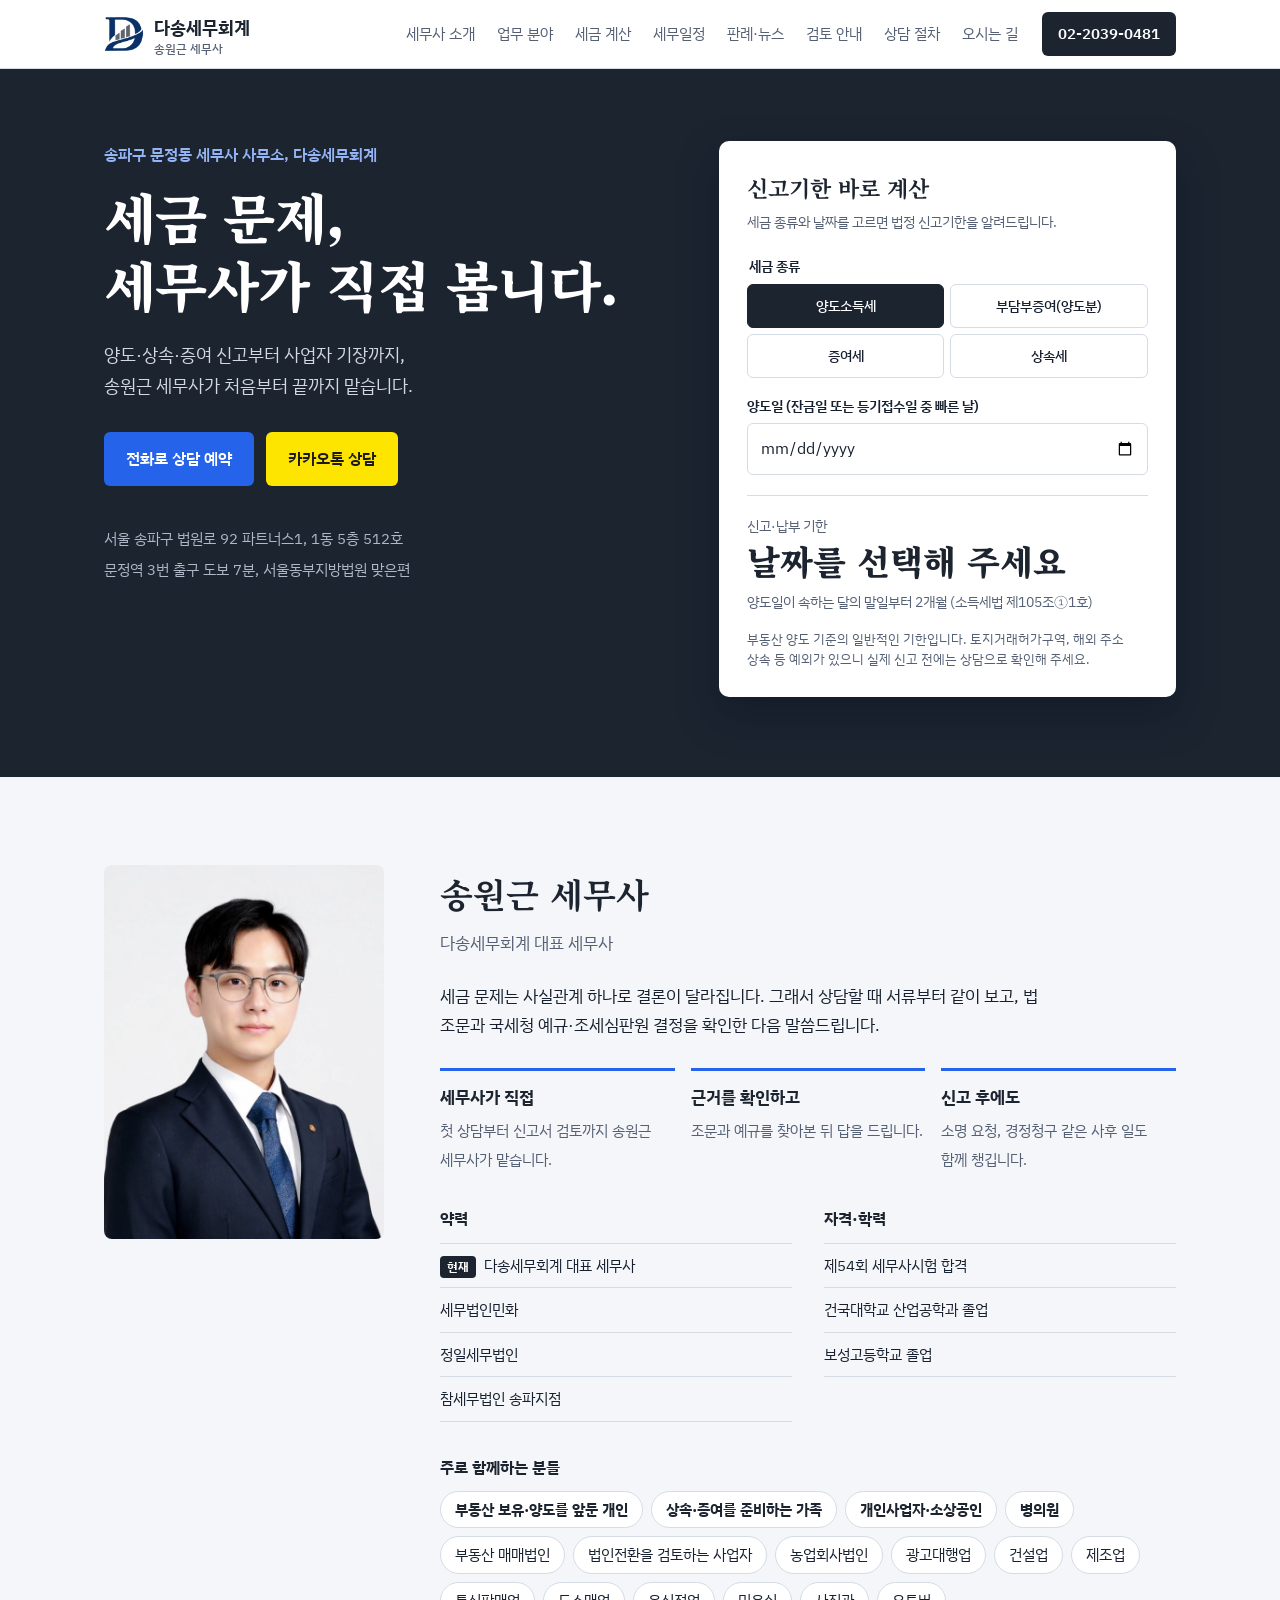
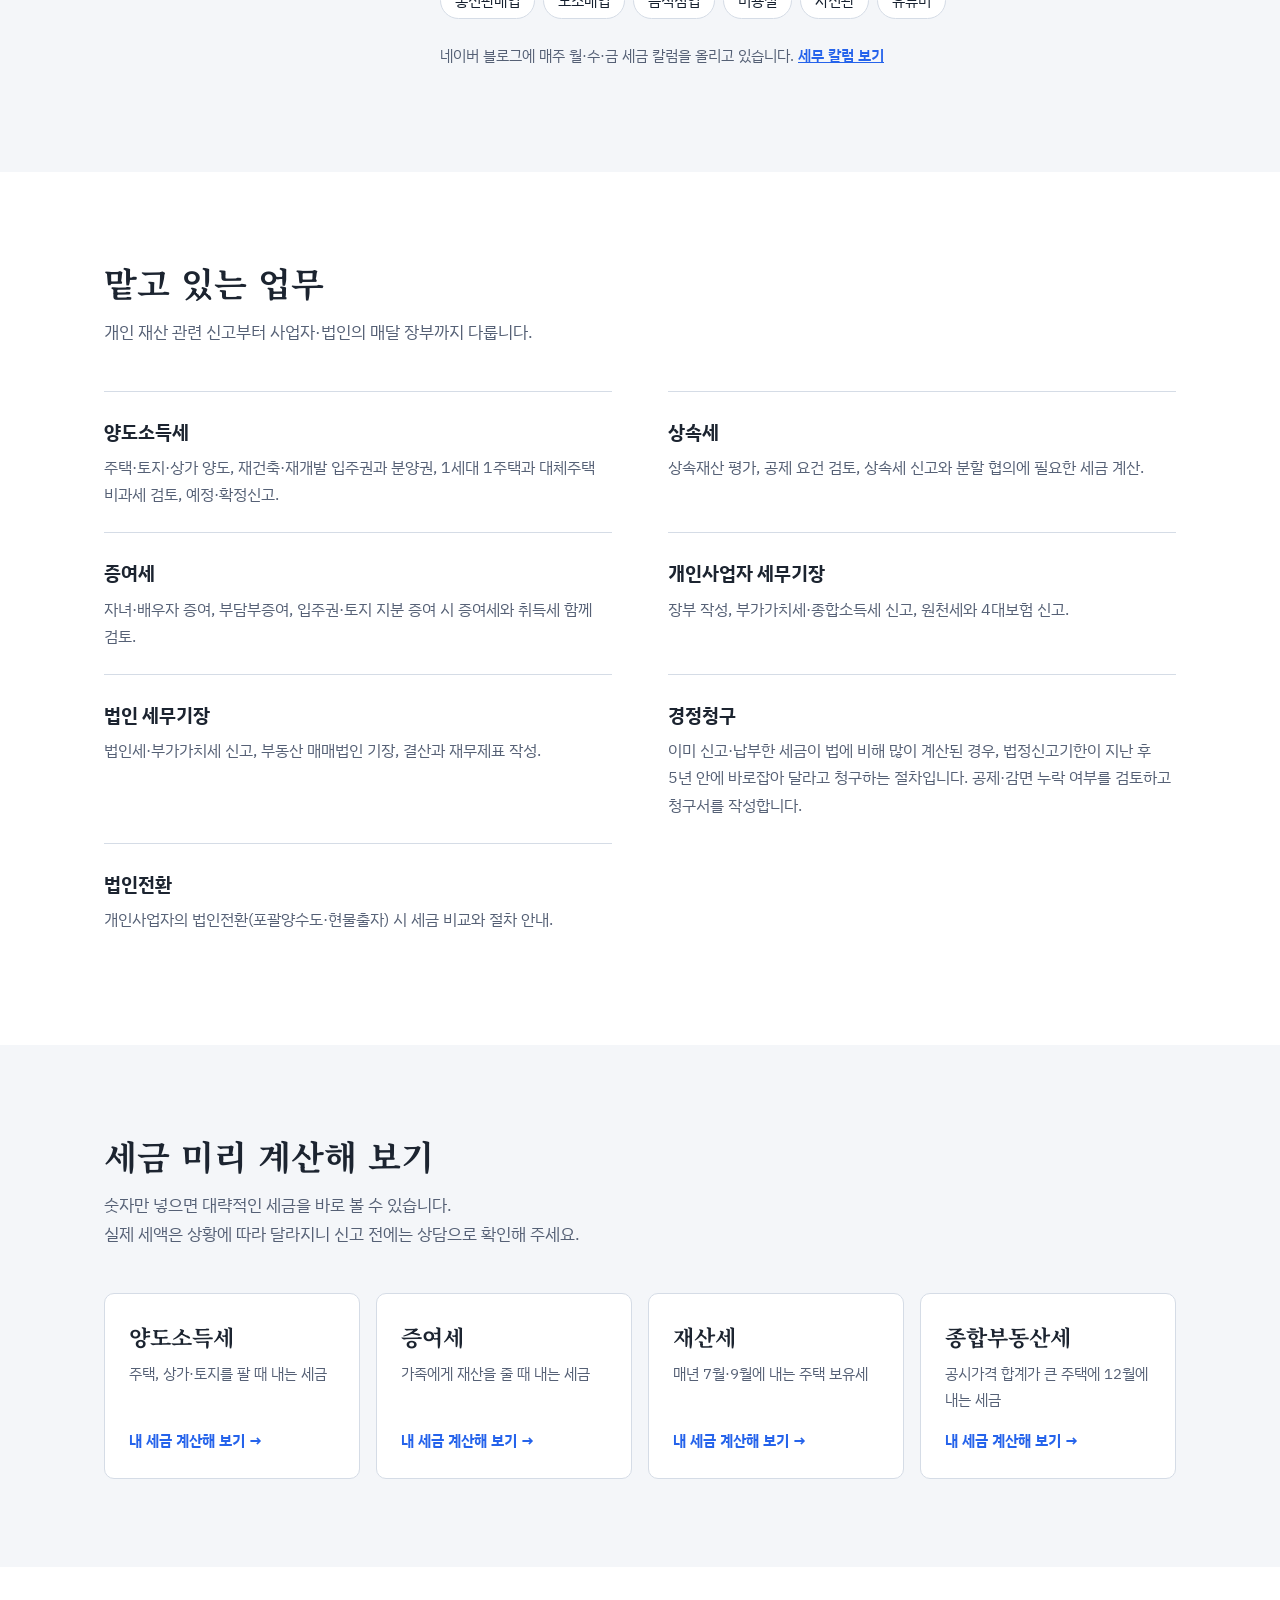
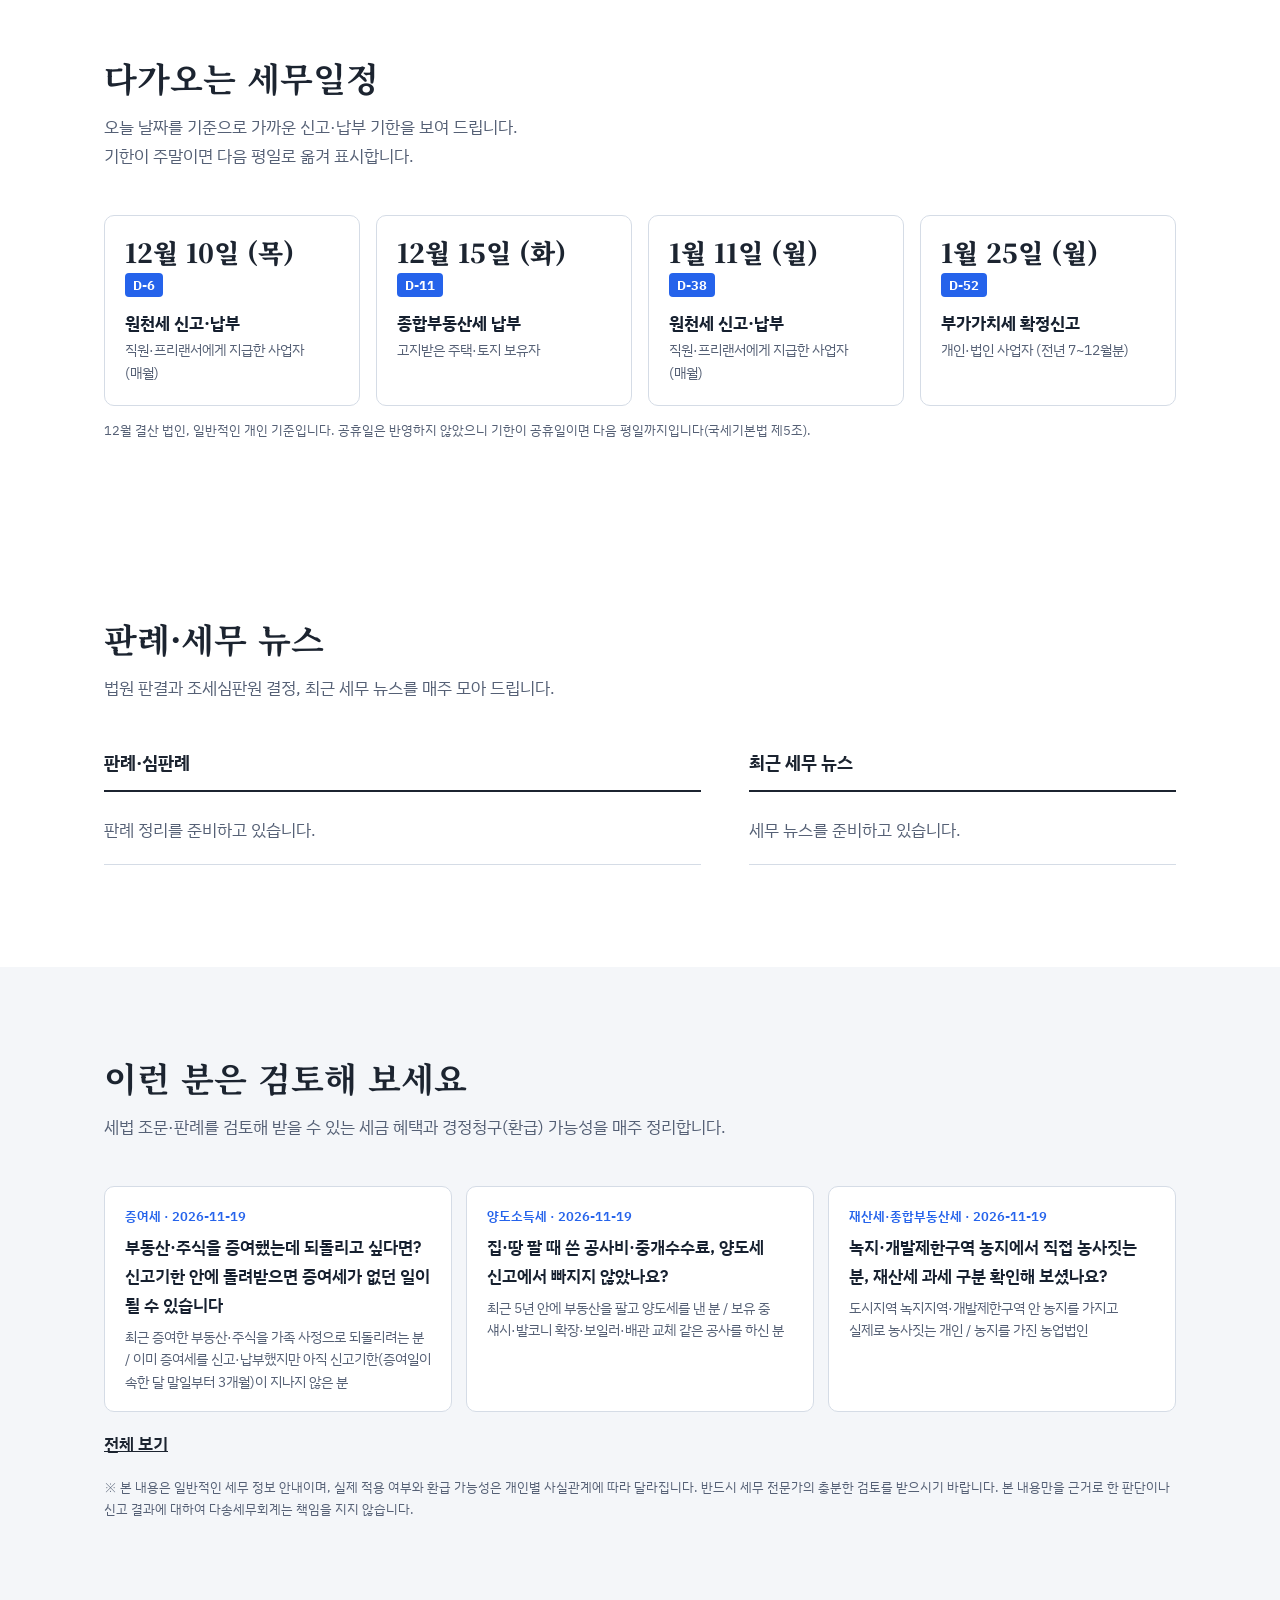
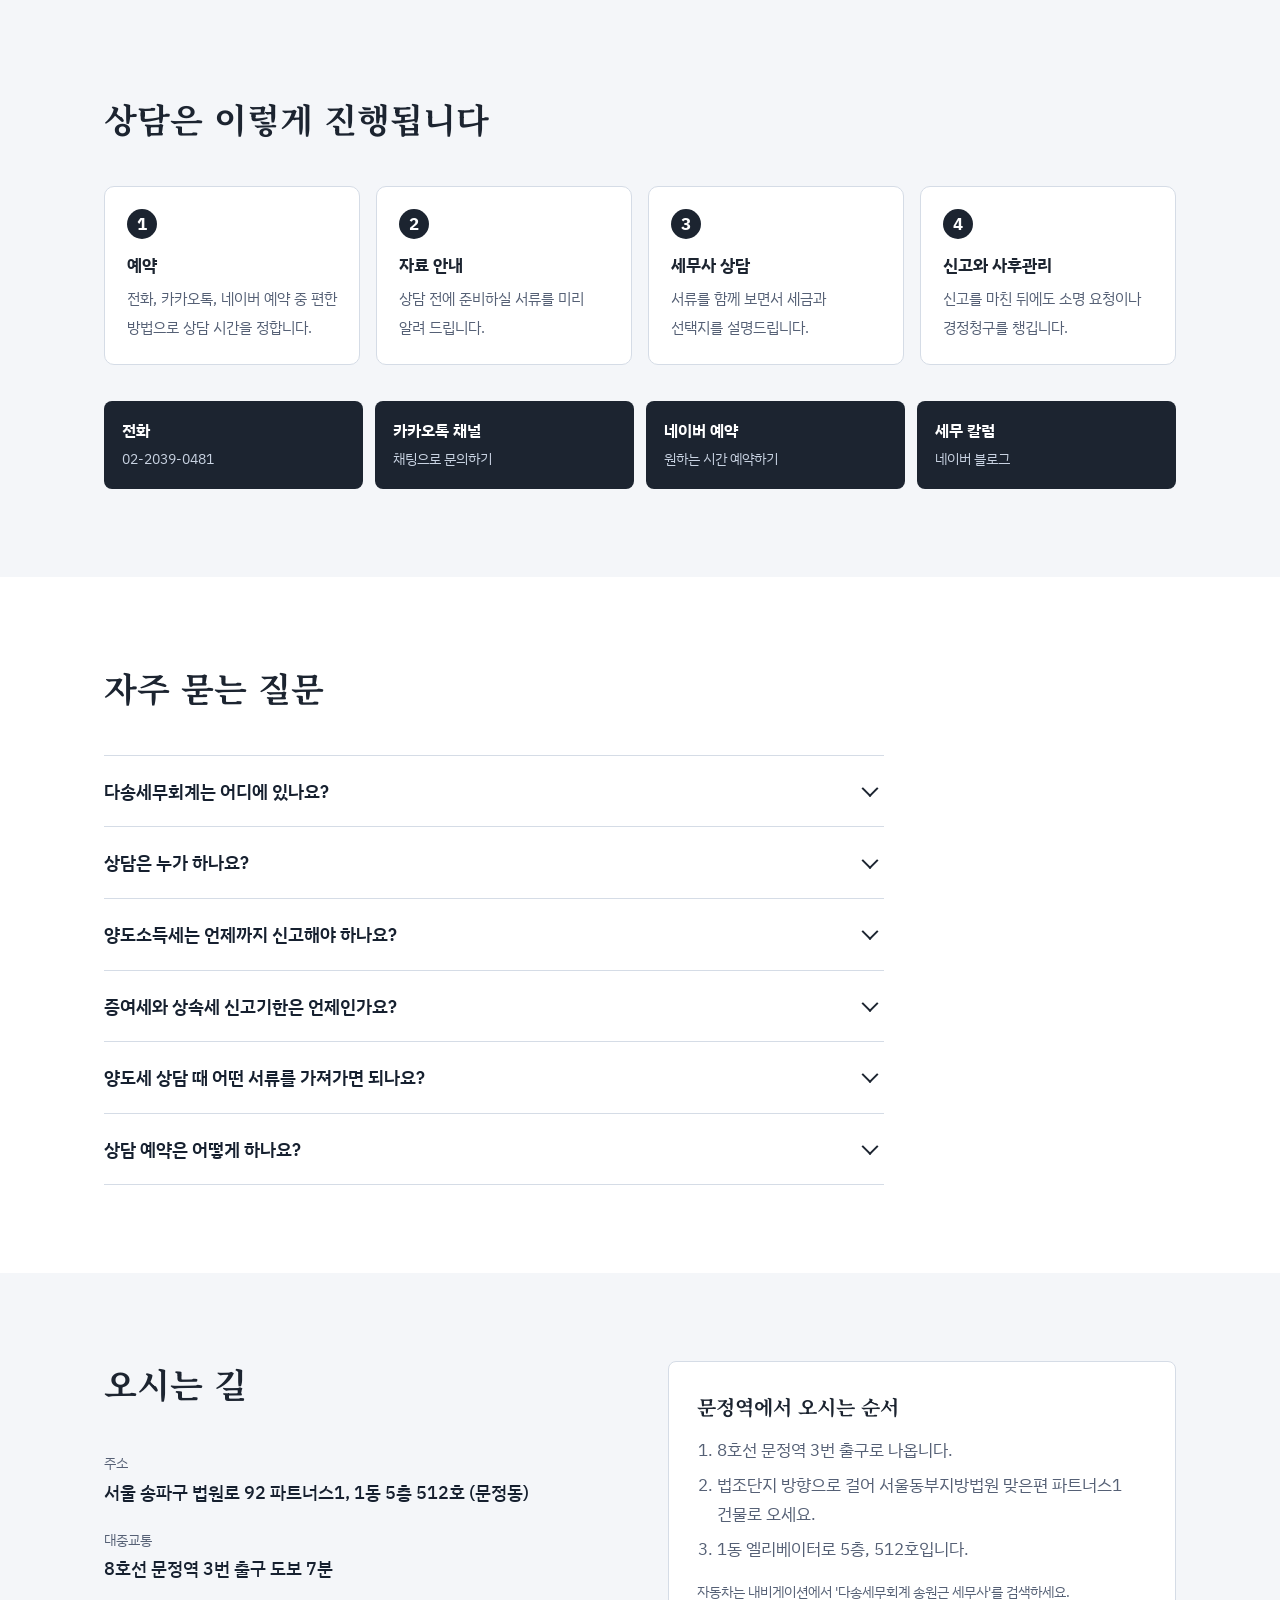
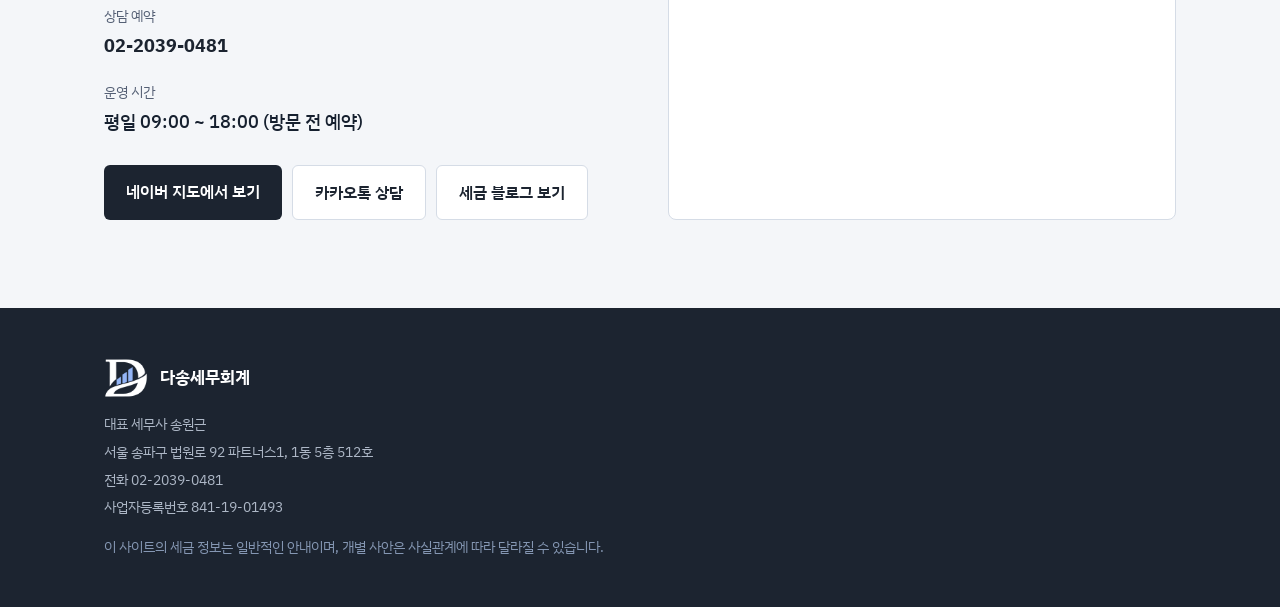
<file: site/index.html>
<!doctype html>
<html lang="ko">
<head>
<meta charset="utf-8">
<meta name="viewport" content="width=device-width, initial-scale=1">
<title>다송세무회계 송원근 세무사 | 송파구 문정동 세무사</title>
<meta name="description" content="송파구 문정동 법조단지(서울동부지방법원 맞은편) 다송세무회계. 송원근 세무사가 양도소득세·상속세·증여세 신고와 개인·법인 세무기장, 법인전환을 직접 상담합니다. 상담 예약 02-2039-0481.">
<link rel="canonical" href="https://dasongtax.co.kr/">
<meta property="og:type" content="website">
<meta property="og:site_name" content="다송세무회계">
<meta property="og:title" content="다송세무회계 송원근 세무사 | 송파구 문정동 세무사">
<meta property="og:description" content="양도·상속·증여 신고와 개인·법인 세무기장. 문정역 3번 출구 도보 7분, 상담 예약 02-2039-0481.">
<meta property="og:url" content="https://dasongtax.co.kr/">
<meta property="og:locale" content="ko_KR">
<!-- 네이버 서치어드바이저 / 구글 서치콘솔 소유확인 태그는 등록 후 여기에 붙여 넣습니다 -->
<meta name="naver-site-verification" content="dfd315efc38483e5a90ecc6ab36db358a3cb71c3" />
<!-- <meta name="google-site-verification" content=""> -->
<link rel="icon" href="/favicon.png" type="image/png">
<link rel="apple-touch-icon" href="/logo-mark.png">
<meta property="og:image" content="https://dasongtax.co.kr/logo.png">
<link rel="preconnect" href="https://fonts.googleapis.com">
<link rel="preconnect" href="https://fonts.gstatic.com" crossorigin>
<link href="https://fonts.googleapis.com/css2?family=IBM+Plex+Sans+KR:wght@400;500;600;700&family=Noto+Serif+KR:wght@600;700;900&display=swap" rel="stylesheet">
<script type="application/ld+json">
{
  "@context": "https://schema.org",
  "@type": "AccountingService",
  "@id": "https://dasongtax.co.kr/#office",
  "name": "다송세무회계",
  "alternateName": ["다송세무회계 송원근 세무사", "다송 세무회계"],
  "url": "https://dasongtax.co.kr/",
  "telephone": "+82-2-2039-0481",
  "logo": "https://dasongtax.co.kr/logo-mark.png",
  "image": "https://dasongtax.co.kr/profile.jpg",
  "openingHoursSpecification": [{"@type": "OpeningHoursSpecification", "dayOfWeek": ["Monday","Tuesday","Wednesday","Thursday","Friday"], "opens": "09:00", "closes": "18:00"}],
  "address": {
    "@type": "PostalAddress",
    "streetAddress": "법원로 92, 1동 5층 512호 (문정동, 파트너스1)",
    "addressLocality": "송파구",
    "addressRegion": "서울특별시",
    "addressCountry": "KR"
  },
  "areaServed": ["송파구", "문정동", "서울특별시"],
  "founder": {
    "@type": "Person",
    "name": "송원근",
    "jobTitle": "세무사"
  },
  "knowsAbout": ["양도소득세", "경정청구", "상속세", "증여세", "법인세", "부가가치세", "종합소득세", "세무기장", "법인전환"],
  "sameAs": ["https://blog.naver.com/taxkeun", "https://pf.kakao.com/_hgJib"]
}
</script>
<script type="application/ld+json">
{
  "@context": "https://schema.org",
  "@type": "FAQPage",
  "mainEntity": [
    {"@type": "Question", "name": "다송세무회계는 어디에 있나요?",
     "acceptedAnswer": {"@type": "Answer", "text": "서울 송파구 법원로 92, 파트너스1 1동 5층 512호(문정동)에 있습니다. 문정역 3번 출구에서 걸어서 7분, 서울동부지방법원 맞은편입니다."}},
    {"@type": "Question", "name": "상담은 누가 하나요?",
     "acceptedAnswer": {"@type": "Answer", "text": "송원근 세무사가 직접 상담하고 신고서를 검토합니다."}},
    {"@type": "Question", "name": "양도소득세는 언제까지 신고해야 하나요?",
     "acceptedAnswer": {"@type": "Answer", "text": "부동산을 양도한 경우 양도일이 속하는 달의 말일부터 2개월 이내에 예정신고합니다(소득세법 제105조). 부담부증여의 채무 부분은 3개월입니다."}},
    {"@type": "Question", "name": "증여세와 상속세 신고기한은 언제인가요?",
     "acceptedAnswer": {"@type": "Answer", "text": "증여세는 증여받은 날이 속하는 달의 말일부터 3개월(상속세 및 증여세법 제68조), 상속세는 상속개시일이 속하는 달의 말일부터 6개월(같은 법 제67조) 이내입니다. 피상속인이나 상속인이 외국에 주소를 둔 경우 상속세는 9개월입니다."}},
    {"@type": "Question", "name": "상담 예약은 어떻게 하나요?",
     "acceptedAnswer": {"@type": "Answer", "text": "02-2039-0481로 전화하시거나 네이버 플레이스 예약을 이용해 주세요. 방문 전에 예약하시면 대기 없이 상담할 수 있습니다."}}
  ]
}
</script>
<style>
:root{
  --navy:#1C2430;
  --navy-2:#2B3647;
  --yellow:#2563EB;
  --blue-soft:#BFD6FB;
  --paper:#F4F6F9;
  --white:#FFFFFF;
  --ink:#16202F;
  --muted:#556075;
  --line:#D5DCE6;
  --serif:"Noto Serif KR", serif;
  --sans:"IBM Plex Sans KR", system-ui, sans-serif;
}
*{box-sizing:border-box}
html{scroll-behavior:smooth}
@media (prefers-reduced-motion:reduce){html{scroll-behavior:auto}}
body{margin:0;background:var(--paper);color:var(--ink);font-family:var(--sans);font-size:17px;line-height:1.7;word-break:keep-all;-webkit-font-smoothing:antialiased}
a{color:inherit}
:focus-visible{outline:3px solid var(--yellow);outline-offset:3px}
.wrap{max-width:1120px;margin:0 auto;padding:0 24px}

/* header */
.top{background:var(--white);border-bottom:1px solid var(--line);position:sticky;top:0;z-index:10}
.top .wrap{display:flex;align-items:center;gap:24px;height:68px}
.brand{display:flex;align-items:center;gap:10px;text-decoration:none;font-weight:700;color:var(--navy);font-size:18px}
.brand-mark{width:40px;height:40px;display:block}
.brand small{display:block;font-weight:500;font-size:12px;color:var(--muted);line-height:1.2}
.nav{display:flex;gap:22px;margin-left:auto}
.nav a{text-decoration:none;font-size:15px;color:var(--muted)}
.nav a:hover{color:var(--navy)}
.call{background:var(--navy);color:#fff;text-decoration:none;font-weight:600;font-size:15px;padding:9px 16px;border-radius:6px;white-space:nowrap}
.call:hover{background:var(--navy-2)}

/* hero */
.hero{background:var(--navy);color:#fff;padding:72px 0 80px}
.hero .wrap{display:grid;grid-template-columns:1.1fr .9fr;gap:56px;align-items:start}
.hero .place{margin:0 0 14px;font-size:16px;font-weight:600;color:#93B4F5}
.hero h1{font-family:var(--serif);font-weight:900;font-size:clamp(34px,4.6vw,54px);line-height:1.25;margin:0 0 22px;letter-spacing:-.01em}
.hero p.lead{font-size:18px;color:#D3D9E2;max-width:34em;margin:0 0 32px}
.hero-actions{display:flex;flex-wrap:wrap;gap:12px}
.btn{display:inline-block;text-decoration:none;font-weight:600;padding:13px 22px;border-radius:6px;font-size:16px}
.btn-yellow{background:var(--yellow);color:#fff}
.btn-yellow:hover{background:#1D4ED8}
.btn-line{border:1px solid #5C6B82;color:#fff}
.btn-kakao{background:#FEE500;color:#191919}
.btn-kakao:hover{background:#F5DC00}
.btn-line:hover{border-color:#fff}
.hero-facts{margin:40px 0 0;padding:0;list-style:none;display:grid;gap:6px;color:#AEB8C7;font-size:15px}

/* deadline calculator */
.calc{background:var(--white);color:var(--ink);border-radius:10px;padding:28px;box-shadow:0 18px 40px rgba(5,15,35,.35)}
.calc h2{font-family:var(--serif);font-size:22px;margin:0 0 4px;color:var(--navy)}
.calc .sub{font-size:14px;color:var(--muted);margin:0 0 20px}
.field{margin-bottom:16px}
.field label,.field legend{display:block;font-size:14px;font-weight:600;margin-bottom:6px;color:var(--ink)}
fieldset.field{border:0;padding:0;margin:0 0 16px}
.seg{display:grid;grid-template-columns:repeat(2,1fr);gap:6px}
.seg input{position:absolute;opacity:0;pointer-events:none}
.seg label{display:block;margin:0;text-align:center;border:1px solid var(--line);border-radius:6px;padding:9px 6px;font-weight:500;font-size:14px;cursor:pointer}
.seg input:checked + label{background:var(--navy);border-color:var(--navy);color:#fff}
.seg input:focus-visible + label{outline:3px solid var(--yellow);outline-offset:2px}
input[type=date]{width:100%;font:inherit;font-size:16px;padding:10px 12px;border:1px solid var(--line);border-radius:6px;color:var(--ink);background:#fff}
.result{border-top:1px solid var(--line);margin-top:20px;padding-top:18px}
.result .label{font-size:14px;color:var(--muted)}
.result .date{font-family:var(--serif);font-weight:900;font-size:34px;color:var(--navy);line-height:1.3;margin:2px 0 6px}
.result .date mark{background:linear-gradient(transparent 62%, var(--blue-soft) 62%);color:inherit;padding:0 2px}
.result .basis{font-size:14px;color:var(--muted);margin:0}
.result .warn{font-size:14px;color:#8A5A00;background:#FFF6DA;border-radius:6px;padding:8px 10px;margin:10px 0 0}
.calc .fine{font-size:12.5px;color:var(--muted);margin:16px 0 0;line-height:1.6}

/* sections */
section{padding:88px 0}
.sec-head{max-width:760px;margin-bottom:44px}
.sec-head h2{font-family:var(--serif);font-weight:700;font-size:clamp(26px,3vw,34px);line-height:1.35;color:var(--navy);margin:0 0 12px}
.sec-head p{margin:0;color:var(--muted)}

.services{background:var(--white)}
.svc-list{display:grid;grid-template-columns:1fr 1fr;gap:0 56px;margin:0}
.svc{padding:24px 0;border-top:1px solid var(--line)}
.svc dt{font-weight:700;font-size:19px;color:var(--navy);margin-bottom:6px}
.svc dd{margin:0;color:var(--muted);font-size:16px}

.about .wrap{display:grid;grid-template-columns:280px 1fr;gap:56px;align-items:start}
.portrait{display:block;width:100%;height:auto;aspect-ratio:3/4;object-fit:cover;background:#E9EDF2;border-radius:8px}
.about h2{font-family:var(--serif);font-size:clamp(26px,3vw,34px);color:var(--navy);margin:0 0 6px}
.about .role{color:var(--muted);margin:0 0 24px}
.about p{max-width:36em}
.career-title{font-size:16px;font-weight:700;color:var(--navy);margin:32px 0 0}
.career{list-style:none;padding:0;margin:12px 0 0;border-top:1px solid var(--line)}
.career li{padding:12px 0;border-bottom:1px solid var(--line)}
.todo{background:#FFF6DA;color:#7A5200;font-size:14px;border-radius:4px;padding:1px 6px}

.faq{background:var(--white)}
.faq-list{max-width:780px}
.faq details{border-top:1px solid var(--line)}
.faq details:last-child{border-bottom:1px solid var(--line)}
.faq summary{cursor:pointer;list-style:none;padding:20px 40px 20px 0;font-weight:600;font-size:18px;color:var(--ink);position:relative}
.faq summary::-webkit-details-marker{display:none}
.faq summary::after{content:"";position:absolute;right:8px;top:50%;width:10px;height:10px;border-right:2px solid var(--navy);border-bottom:2px solid var(--navy);transform:translateY(-70%) rotate(45deg);transition:transform .2s}
.faq details[open] summary::after{transform:translateY(-30%) rotate(-135deg)}
.faq .ans{padding:0 0 22px;color:var(--muted);max-width:40em}
.faq .ans p{margin:0 0 8px}
.faq cite{font-style:normal;font-size:14px;color:var(--navy-2)}

.visit .wrap{display:grid;grid-template-columns:1fr 1fr;gap:56px}
.visit dl{margin:0}
.visit dt{font-size:14px;color:var(--muted);margin-top:20px}
.visit dt:first-child{margin-top:0}
.visit dd{margin:2px 0 0;font-size:18px;font-weight:500}
.visit dd a{text-decoration:none;color:var(--navy);font-weight:700}
.visit .links{display:flex;flex-wrap:wrap;gap:10px;margin-top:28px}
.btn-navy{background:var(--navy);color:#fff}
.btn-navy:hover{background:var(--navy-2)}
.btn-ghost{border:1px solid var(--line);color:var(--navy);background:#fff}
.map-box{background:var(--white);border:1px solid var(--line);border-radius:8px;padding:28px}
.map-box h3{font-family:var(--serif);color:var(--navy);margin:0 0 12px;font-size:20px}
.map-box ol{margin:0;padding-left:20px;color:var(--muted)}
.map-box li{margin-bottom:6px}

footer{background:var(--navy);color:#AEB8C7;padding:44px 0;font-size:14px}
footer strong{color:#fff;font-size:17px}
.foot-brand{display:flex;align-items:center;gap:12px;margin-bottom:12px!important}
footer p{margin:4px 0}
footer .note{margin-top:16px;color:#8597B3}

.promise{list-style:none;padding:0;margin:28px 0 0;display:grid;grid-template-columns:repeat(3,1fr);gap:16px}
.promise li{border-top:3px solid var(--yellow);padding-top:12px}
.promise strong{display:block;color:var(--navy);font-size:17px;margin-bottom:4px}
.promise span{color:var(--muted);font-size:15px;line-height:1.6}
.sub-title{font-size:16px;color:var(--navy);margin:32px 0 10px}
.bio{display:grid;grid-template-columns:1fr 1fr;gap:32px}
.bio-list{list-style:none;padding:0;margin:0;border-top:1px solid var(--line)}
.bio-list li{padding:9px 0;border-bottom:1px solid var(--line);font-size:15px}
.bio-list .now{display:inline-block;background:var(--navy);color:#fff;font-size:12px;font-weight:700;border-radius:4px;padding:1px 7px;margin-right:8px}
.tags{list-style:none;padding:0;margin:0;display:flex;flex-wrap:wrap;gap:8px}
.tags li{border:1px solid var(--line);background:#fff;border-radius:999px;padding:5px 14px;font-size:15px}
.tags li.key{font-weight:700;color:var(--navy)}
.blog-note{margin-top:24px;font-size:15px;color:var(--muted)}
.blog-note a{color:var(--yellow);font-weight:600}
.tools{background:var(--paper)}
.tool-grid{display:grid;grid-template-columns:1fr 1fr;gap:28px}
.tool{background:#fff;border:1px solid var(--line);border-radius:10px;padding:28px}
.tool h3{font-family:var(--serif);color:var(--navy);font-size:22px;margin:0 0 18px}
.tool select,.tool input[inputmode]{width:100%;font:inherit;font-size:16px;padding:10px 12px;border:1px solid var(--line);border-radius:6px;background:#fff;color:var(--ink)}
.check{display:flex;gap:8px;align-items:flex-start;font-size:14px;color:var(--ink);margin:4px 0 8px}
.check input{margin-top:5px}
.out{margin:18px 0 0;border-top:1px solid var(--line)}
.out div{display:flex;justify-content:space-between;padding:9px 0;border-bottom:1px solid var(--line);font-size:15px}
.out dt{color:var(--muted)}
.out dd{margin:0;font-weight:600}
.out .total dt{color:var(--navy);font-weight:700}
.out .total dd{font-family:var(--serif);font-size:22px;color:var(--navy)}
.fine{font-size:12.5px;color:var(--muted);margin:14px 0 0;line-height:1.6}
.schedule{background:var(--white)}
.sch-list{list-style:none;padding:0;margin:0;display:grid;grid-template-columns:repeat(4,1fr);gap:16px}
.sch-list li{border:1px solid var(--line);border-radius:10px;padding:20px}
.sch-list .d{font-family:var(--serif);font-weight:900;font-size:26px;color:var(--navy);line-height:1.2}
.sch-list .dday{display:inline-block;margin-top:6px;font-size:13px;font-weight:700;color:#fff;background:var(--yellow);border-radius:4px;padding:1px 8px}
.sch-list .t{display:block;font-weight:700;margin-top:10px}
.sch-list .w{display:block;color:var(--muted);font-size:14px}
.process{background:var(--paper)}
.steps{list-style:none;counter-reset:st;padding:0;margin:0 0 36px;display:grid;grid-template-columns:repeat(4,1fr);gap:16px}
.steps li{counter-increment:st;background:#fff;border:1px solid var(--line);border-radius:10px;padding:22px}
.steps li::before{content:counter(st);display:grid;place-items:center;width:30px;height:30px;border-radius:50%;background:var(--navy);color:#fff;font-weight:700;margin-bottom:12px}
.steps strong{display:block;color:var(--navy);font-size:17px;margin-bottom:4px}
.steps span{color:var(--muted);font-size:15px}
.channels{display:grid;grid-template-columns:repeat(4,1fr);gap:12px}
.ch{display:block;text-decoration:none;background:var(--navy);color:#fff;border-radius:8px;padding:16px 18px}
.ch:hover{background:var(--navy-2)}
.ch strong{display:block;font-size:16px}
.ch span{font-size:14px;color:#C9D3E2}
@media (max-width:900px){
  .promise,.tool-grid,.steps,.channels{grid-template-columns:1fr}
  .sch-list{grid-template-columns:1fr 1fr}
}

[hidden]{display:none!important}
.tool-wide{grid-column:1/-1}
.split{display:grid;grid-template-columns:1fr 1fr;gap:32px;align-items:start}
.split .out-side{margin-top:0}
.tool-wide .out.out-side{display:block}
.seg-tabs{margin-bottom:18px}
.cgt-grid{display:grid;grid-template-columns:repeat(3,1fr);gap:0 16px}
.tool input[type=date]{width:100%}
.tool-wide .out{display:grid;grid-template-columns:1fr 1fr;column-gap:32px}
.tool-wide .out .total{grid-column:1/-1}
@media (max-width:900px){.bio,.split{grid-template-columns:1fr}.cgt-grid{grid-template-columns:1fr 1fr}.tool-wide .out{grid-template-columns:1fr}}
@media (max-width:420px){.cgt-grid{grid-template-columns:1fr}}
.calc-cards{display:grid;grid-template-columns:repeat(4,1fr);gap:16px}
.calc-card{display:flex;flex-direction:column;gap:6px;text-decoration:none;background:#fff;border:1px solid var(--line);border-radius:10px;padding:24px;color:var(--ink);transition:border-color .15s}
.calc-card:hover{border-color:var(--yellow)}
.calc-card strong{font-family:var(--serif);font-size:22px;color:var(--navy)}
.calc-card span{color:var(--muted);font-size:15px;flex:1}
.calc-card em{font-style:normal;font-weight:700;font-size:15px;color:var(--yellow);margin-top:10px}
@media (max-width:900px){.calc-cards{grid-template-columns:1fr 1fr}}
@media (max-width:420px){.calc-cards{grid-template-columns:1fr}}
.sec-head p{text-wrap:pretty}
.nw{white-space:nowrap}
@media (max-width:600px){.sec-head p{text-wrap:balance}}
@media (max-width:420px){.sch-list{grid-template-columns:1fr}}

.news{background:var(--white)}
.news-grid{display:grid;grid-template-columns:1.4fr 1fr;gap:48px}
.col-title{font-size:18px;color:var(--navy);margin:0 0 4px;padding-bottom:12px;border-bottom:2px solid var(--navy)}
.cases,.headlines{list-style:none;padding:0;margin:0}
.cases li{display:grid;grid-template-columns:88px 1fr;gap:18px;padding:22px 0;border-bottom:1px solid var(--line)}
.cases .badge{background:var(--navy);color:#fff;border-radius:8px;text-align:center;padding:10px 4px;align-self:start}
.cases .court{display:block;font-size:12px;color:#C9D3E2}
.cases .md{display:block;font-family:var(--serif);font-weight:900;font-size:20px}
.cases .yr{display:block;font-size:12px;color:#C9D3E2}
.cases h4{margin:0 0 6px;font-size:17px;line-height:1.5}
.cases h4 a{text-decoration:none;color:var(--ink)}
.cases h4 a:hover{color:var(--yellow)}
.cases p{margin:0 0 8px;color:var(--muted);font-size:15px}
.cases .point{background:#EEF3FB;border-radius:6px;padding:8px 12px;font-size:14px;color:var(--ink)}
.cases .point b{color:var(--yellow)}
.cases .meta{font-size:13px;color:var(--muted);margin-top:8px}
.headlines li{padding:14px 0;border-bottom:1px solid var(--line)}
.headlines a{text-decoration:none;color:var(--ink);font-weight:600;line-height:1.5}
.headlines a:hover{color:var(--yellow)}
.headlines .src{display:block;font-size:13px;color:var(--muted);margin-top:2px}
.news .empty{color:var(--muted);padding:20px 0;display:block}
@media (max-width:900px){.news-grid{grid-template-columns:1fr}}

@media (max-width:900px){
  .hero .wrap,.about .wrap,.visit .wrap{grid-template-columns:1fr}
  .svc-list{grid-template-columns:1fr}
  .nav{display:none}
  .call{margin-left:auto}
  .portrait{max-width:220px}
  section{padding:64px 0}
  .hero{padding:52px 0 60px}
}
@media (max-width:420px){
  .wrap{padding:0 16px}
  .brand small{display:none}
  .calc{padding:22px}
  .result .date{font-size:28px}
}
</style>
</head>
<body>

<header class="top">
  <div class="wrap">
    <a class="brand" href="#">
      <img class="brand-mark" src="logo-mark.png" alt="" width="40" height="40">
      <span>다송세무회계<small>송원근 세무사</small></span>
    </a>
    <nav class="nav" aria-label="주요 메뉴">
      <a href="#about">세무사 소개</a>
      <a href="#services">업무 분야</a>
      <a href="#tools">세금 계산</a>
      <a href="#schedule">세무일정</a>
      <a href="#news">판례·뉴스</a>
      <a href="#checkups">검토 안내</a>
      <a href="#process">상담 절차</a>
      <a href="#visit">오시는 길</a>
    </nav>
    <a class="call" href="tel:0220390481">02-2039-0481</a>
  </div>
</header>

<main>
<section class="hero" aria-labelledby="hero-title">
  <div class="wrap">
    <div>
      <p class="place">송파구 문정동 세무사 사무소, 다송세무회계</p>
      <h1 id="hero-title">세금 문제,<br>세무사가 직접 봅니다.</h1>
      <p class="lead">양도·상속·증여 신고부터 사업자 기장까지,<br>송원근 세무사가 처음부터 끝까지 맡습니다.</p>
      <div class="hero-actions">
        <a class="btn btn-yellow" href="tel:0220390481">전화로 상담 예약</a>
        <a class="btn btn-kakao" href="https://pf.kakao.com/_hgJib" target="_blank" rel="noopener">카카오톡 상담</a>
      </div>
      <ul class="hero-facts">
        <li>서울 송파구 법원로 92 파트너스1, 1동 5층 512호</li>
        <li>문정역 3번 출구 도보 7분, 서울동부지방법원 맞은편</li>
      </ul>
    </div>

    <div class="calc" id="deadline" aria-labelledby="calc-title">
      <h2 id="calc-title">신고기한 바로 계산</h2>
      <p class="sub">세금 종류와 날짜를 고르면 법정 신고기한을 알려드립니다.</p>
      <fieldset class="field">
        <legend>세금 종류</legend>
        <div class="seg">
          <input type="radio" name="tax" id="t-yangdo" value="yangdo" checked><label for="t-yangdo">양도소득세</label>
          <input type="radio" name="tax" id="t-budam" value="budam"><label for="t-budam">부담부증여(양도분)</label>
          <input type="radio" name="tax" id="t-jeungyeo" value="jeungyeo"><label for="t-jeungyeo">증여세</label>
          <input type="radio" name="tax" id="t-sangsok" value="sangsok"><label for="t-sangsok">상속세</label>
        </div>
      </fieldset>
      <div class="field">
        <label for="evt-date" id="evt-label">양도일 (잔금일 또는 등기접수일 중 빠른 날)</label>
        <input type="date" id="evt-date">
      </div>
      <div class="result" aria-live="polite">
        <div class="label">신고·납부 기한</div>
        <div class="date" id="out-date">날짜를 선택해 주세요</div>
        <p class="basis" id="out-basis"></p>
        <p class="warn" id="out-warn" hidden></p>
      </div>
      <p class="fine">부동산 양도 기준의 일반적인 기한입니다. 토지거래허가구역, 해외 주소 상속 등 예외가 있으니 실제 신고 전에는 상담으로 확인해 주세요.</p>
    </div>
  </div>
</section>

<section class="about" id="about" aria-labelledby="about-title">
  <div class="wrap">
    <img class="portrait" src="profile.jpg" alt="송원근 세무사" width="600" height="800">
    <div>
      <h2 id="about-title">송원근 세무사</h2>
      <p class="role">다송세무회계 대표 세무사</p>
      <p>세금 문제는 사실관계 하나로 결론이 달라집니다. 그래서 상담할 때 서류부터 같이 보고, 법 조문과 국세청 예규·조세심판원 결정을 확인한 다음 말씀드립니다.</p>
      <ul class="promise">
        <li><strong>세무사가 직접</strong><span>첫 상담부터 신고서 검토까지 송원근 세무사가 맡습니다.</span></li>
        <li><strong>근거를 확인하고</strong><span>조문과 예규를 찾아본 뒤 답을 드립니다.</span></li>
        <li><strong>신고 후에도</strong><span>소명 요청, 경정청구 같은 사후 일도 함께 챙깁니다.</span></li>
      </ul>
      <div class="bio">
        <div>
          <h3 class="sub-title">약력</h3>
          <ul class="bio-list">
            <li><span class="now">현재</span>다송세무회계 대표 세무사</li>
            <li>세무법인민화</li>
            <li>정일세무법인</li>
            <li>참세무법인 송파지점</li>
          </ul>
        </div>
        <div>
          <h3 class="sub-title">자격·학력</h3>
          <ul class="bio-list">
            <li>제54회 세무사시험 합격</li>
            <li>건국대학교 산업공학과 졸업</li>
            <li>보성고등학교 졸업</li>
          </ul>
        </div>
      </div>
      <h3 class="sub-title">주로 함께하는 분들</h3>
      <ul class="tags">
        <li class="key">부동산 보유·양도를 앞둔 개인</li>
        <li class="key">상속·증여를 준비하는 가족</li>
        <li class="key">개인사업자·소상공인</li>
        <li class="key">병의원</li>
        <li>부동산 매매법인</li>
        <li>법인전환을 검토하는 사업자</li>
        <li>농업회사법인</li>
        <li>광고대행업</li>
        <li>건설업</li>
        <li>제조업</li>
        <li>통신판매업</li>
        <li>도소매업</li>
        <li>음식점업</li>
        <li>미용실</li>
        <li>사진관</li>
        <li>유튜버</li>
      </ul>
      <p class="blog-note">네이버 블로그에 매주 월·수·금 세금 칼럼을 올리고 있습니다. <a href="https://blog.naver.com/taxkeun" target="_blank" rel="noopener">세무 칼럼 보기</a></p>
    </div>
  </div>
</section>

<section class="services" id="services" aria-labelledby="svc-title">
  <div class="wrap">
    <div class="sec-head">
      <h2 id="svc-title">맡고 있는 업무</h2>
      <p>개인 재산 관련 신고부터 사업자·법인의 매달 장부까지 다룹니다.</p>
    </div>
    <dl class="svc-list">
      <div class="svc"><dt>양도소득세</dt><dd>주택·토지·상가 양도, 재건축·재개발 입주권과 분양권, 1세대 1주택과 대체주택 비과세 검토, 예정·확정신고.</dd></div>
      <div class="svc"><dt>상속세</dt><dd>상속재산 평가, 공제 요건 검토, 상속세 신고와 분할 협의에 필요한 세금 계산.</dd></div>
      <div class="svc"><dt>증여세</dt><dd>자녀·배우자 증여, 부담부증여, 입주권·토지 지분 증여 시 증여세와 취득세 함께 검토.</dd></div>
      <div class="svc"><dt>개인사업자 세무기장</dt><dd>장부 작성, 부가가치세·종합소득세 신고, 원천세와 4대보험 신고.</dd></div>
      <div class="svc"><dt>법인 세무기장</dt><dd>법인세·부가가치세 신고, 부동산 매매법인 기장, 결산과 재무제표 작성.</dd></div>
      <div class="svc"><dt>경정청구</dt><dd>이미 신고·납부한 세금이 법에 비해 많이 계산된 경우, 법정신고기한이 지난 후 5년 안에 바로잡아 달라고 청구하는 절차입니다. 공제·감면 누락 여부를 검토하고 청구서를 작성합니다.</dd></div>
      <div class="svc"><dt>법인전환</dt><dd>개인사업자의 법인전환(포괄양수도·현물출자) 시 세금 비교와 절차 안내.</dd></div>
    </dl>
  </div>
</section>


<section class="tools" id="tools" aria-labelledby="tools-title">
  <div class="wrap">
    <div class="sec-head">
      <h2 id="tools-title">세금 미리 계산해 보기</h2>
      <p>숫자만 넣으면 대략적인 세금을 바로 볼 수 있습니다.<br>실제 세액은 상황에 따라 달라지니 신고 전에는 상담으로 확인해 주세요.</p>
    </div>
    <div class="calc-cards">
      <a class="calc-card" href="yangdo.html" target="_blank" rel="noopener"><strong>양도소득세</strong><span>주택, 상가·토지를 팔 때 내는 세금</span><em>내 세금 계산해 보기 →</em></a>
      <a class="calc-card" href="gift.html" target="_blank" rel="noopener"><strong>증여세</strong><span>가족에게 재산을 줄 때 내는 세금</span><em>내 세금 계산해 보기 →</em></a>
      <a class="calc-card" href="property.html" target="_blank" rel="noopener"><strong>재산세</strong><span>매년 7월·9월에 내는 주택 보유세</span><em>내 세금 계산해 보기 →</em></a>
      <a class="calc-card" href="jongbu.html" target="_blank" rel="noopener"><strong>종합부동산세</strong><span>공시가격 합계가 큰 주택에 12월에 내는 세금</span><em>내 세금 계산해 보기 →</em></a>
    </div>
  </div>
</section>

<section class="schedule" id="schedule" aria-labelledby="sch-title">
  <div class="wrap">
    <div class="sec-head">
      <h2 id="sch-title">다가오는 세무일정</h2>
      <p>오늘 날짜를 기준으로 가까운 <span class="nw">신고·납부</span> 기한을 보여 드립니다.<br>기한이 주말이면 다음 평일로 옮겨 표시합니다.</p>
    </div>
    <ol class="sch-list" id="sch-list"></ol>
    <p class="fine">12월 결산 법인, 일반적인 개인 기준입니다. 공휴일은 반영하지 않았으니 기한이 공휴일이면 다음 평일까지입니다(국세기본법 제5조).</p>
  </div>
</section>

<section class="news" id="news" aria-labelledby="news-title">
  <div class="wrap">
    <div class="sec-head">
      <h2 id="news-title">판례·세무 뉴스</h2>
      <p>법원 판결과 조세심판원 결정, 최근 세무 뉴스를 매주 모아 드립니다.</p>
    </div>
    <div class="news-grid">
      <div>
        <h3 class="col-title">판례·심판례</h3>
        <ol class="cases" id="cases"><li class="empty">불러오는 중입니다.</li></ol>
      </div>
      <div>
        <h3 class="col-title">최근 세무 뉴스</h3>
        <ol class="headlines" id="headlines"><li class="empty">불러오는 중입니다.</li></ol>
      </div>
    </div>
    <p class="fine" id="news-updated"></p>
  </div>
</section>

<!--CHECKUPS-START-->
<style>
.checkups{background:var(--paper)}
.ck-home{list-style:none;padding:0;margin:0;display:grid;grid-template-columns:repeat(3,1fr);gap:14px}
@media(max-width:960px){.ck-home{grid-template-columns:repeat(2,1fr)}}
@media(max-width:640px){.ck-home{grid-template-columns:1fr}}
.ck-home li{background:#fff;border:1px solid var(--line);border-radius:10px;padding:18px 20px}
.ck-home .t{display:block;font-size:13px;color:var(--yellow);font-weight:600;margin-bottom:6px}
.ck-home a{color:var(--ink);text-decoration:none;font-weight:600;font-size:16.5px;line-height:1.5}
.ck-home a:hover{color:var(--yellow)}
.ck-home .who{display:block;font-size:14px;color:var(--muted);margin-top:6px;line-height:1.6}
.ck-toc{margin-top:26px;background:#fff;border:1px solid var(--line);border-radius:10px;padding:18px 22px}
.ck-toc h3{font-size:15px;color:var(--navy);margin:0 0 10px}
.ck-toc ol{list-style:none;margin:0;padding:0}
.ck-toc li{display:flex;gap:12px;padding:7px 0;border-top:1px dashed var(--line);font-size:15px;line-height:1.5}
.ck-toc li:first-child{border-top:0}
.ck-toc .d{flex:0 0 auto;color:var(--muted);font-size:13px;min-width:150px;padding-top:2px}
.ck-toc a{color:var(--ink);text-decoration:none}
.ck-toc a:hover{color:var(--yellow)}
@media(max-width:640px){.ck-toc li{flex-direction:column;gap:2px}}
.ck-more{margin-top:18px}
.ck-more a{color:var(--navy);font-weight:600}
.checkups .fine{font-size:13px;color:var(--muted);margin-top:14px;line-height:1.7}
</style>
<section class="checkups" id="checkups" aria-labelledby="ck-title">
  <div class="wrap">
    <div class="sec-head">
      <h2 id="ck-title">이런 분은 검토해 보세요</h2>
      <p>세법 조문·판례를 검토해 받을 수 있는 세금 혜택과 경정청구(환급) 가능성을 매주 정리합니다.</p>
    </div>
    <ul class="ck-home"><li><span class="t">증여세 · 2026-11-19</span><a href="/checkups/2026-11-19-gift-return.html">부동산·주식을 증여했는데 되돌리고 싶다면? 신고기한 안에 돌려받으면 증여세가 없던 일이 될 수 있습니다</a><span class="who">최근 증여한 부동산·주식을 가족 사정으로 되돌리려는 분 / 이미 증여세를 신고·납부했지만 아직 신고기한(증여일이 속한 달 말일부터 3개월)이 지나지 않은 분</span></li><li><span class="t">양도소득세 · 2026-11-19</span><a href="/checkups/2026-11-19-cgt-expenses.html">집·땅 팔 때 쓴 공사비·중개수수료, 양도세 신고에서 빠지지 않았나요?</a><span class="who">최근 5년 안에 부동산을 팔고 양도세를 낸 분 / 보유 중 섀시·발코니 확장·보일러·배관 교체 같은 공사를 하신 분</span></li><li><span class="t">재산세·종합부동산세 · 2026-11-19</span><a href="/checkups/2026-11-19-farmland-separate.html">녹지·개발제한구역 농지에서 직접 농사짓는 분, 재산세 과세 구분 확인해 보셨나요?</a><span class="who">도시지역 녹지지역·개발제한구역 안 농지를 가지고 실제로 농사짓는 개인 / 농지를 가진 농업법인</span></li></ul>
    
    <p class="ck-more"><a href="/checkups/">전체 보기</a></p>
    <p class="fine">※ 본 내용은 일반적인 세무 정보 안내이며, 실제 적용 여부와 환급 가능성은 개인별 사실관계에 따라 달라집니다. 반드시 세무 전문가의 충분한 검토를 받으시기 바랍니다. 본 내용만을 근거로 한 판단이나 신고 결과에 대하여 다송세무회계는 책임을 지지 않습니다.</p>
  </div>
</section>
<!--CHECKUPS-END-->

<section class="process" id="process" aria-labelledby="proc-title">
  <div class="wrap">
    <div class="sec-head">
      <h2 id="proc-title">상담은 이렇게 진행됩니다</h2>
    </div>
    <ol class="steps">
      <li><strong>예약</strong><span>전화, 카카오톡, 네이버 예약 중 편한 방법으로 상담 시간을 정합니다.</span></li>
      <li><strong>자료 안내</strong><span>상담 전에 준비하실 서류를 미리 알려 드립니다.</span></li>
      <li><strong>세무사 상담</strong><span>서류를 함께 보면서 세금과 선택지를 설명드립니다.</span></li>
      <li><strong>신고와 사후관리</strong><span>신고를 마친 뒤에도 소명 요청이나 경정청구를 챙깁니다.</span></li>
    </ol>
    <div class="channels">
      <a class="ch" href="tel:0220390481"><strong>전화</strong><span>02-2039-0481</span></a>
      <a class="ch" href="https://pf.kakao.com/_hgJib" target="_blank" rel="noopener"><strong>카카오톡 채널</strong><span>채팅으로 문의하기</span></a>
      <a class="ch" href="https://booking.naver.com/booking/6/bizes/703279" target="_blank" rel="noopener"><strong>네이버 예약</strong><span>원하는 시간 예약하기</span></a>
      <a class="ch" href="https://blog.naver.com/taxkeun" target="_blank" rel="noopener"><strong>세무 칼럼</strong><span>네이버 블로그</span></a>
    </div>
  </div>
</section>

<section class="faq" id="faq" aria-labelledby="faq-title">
  <div class="wrap">
    <div class="sec-head">
      <h2 id="faq-title">자주 묻는 질문</h2>
    </div>
    <div class="faq-list">
      <details>
        <summary>다송세무회계는 어디에 있나요?</summary>
        <div class="ans"><p>서울 송파구 법원로 92, 파트너스1 1동 5층 512호(문정동)에 있습니다. 문정역 3번 출구에서 걸어서 7분, 서울동부지방법원 맞은편입니다.</p></div>
      </details>
      <details>
        <summary>상담은 누가 하나요?</summary>
        <div class="ans"><p>송원근 세무사가 직접 상담하고 신고서를 검토합니다.</p></div>
      </details>
      <details>
        <summary>양도소득세는 언제까지 신고해야 하나요?</summary>
        <div class="ans">
          <p>부동산을 양도한 경우 양도일이 속하는 달의 말일부터 2개월 이내에 예정신고합니다. 부담부증여에서 채무를 넘긴 부분은 양도로 보아 3개월 이내입니다.</p>
          <cite>소득세법 제105조</cite>
        </div>
      </details>
      <details>
        <summary>증여세와 상속세 신고기한은 언제인가요?</summary>
        <div class="ans">
          <p>증여세는 증여받은 날이 속하는 달의 말일부터 3개월, 상속세는 상속개시일이 속하는 달의 말일부터 6개월 이내입니다. 피상속인이나 상속인이 외국에 주소를 둔 경우 상속세는 9개월입니다.</p>
          <cite>상속세 및 증여세법 제67조·제68조</cite>
        </div>
      </details>
      <details>
        <summary>양도세 상담 때 어떤 서류를 가져가면 되나요?</summary>
        <div class="ans"><p>파는 집의 매매계약서, 처음 살 때의 매매계약서(또는 분양계약서), 취득세 영수증, 중개수수료·수리비 등 비용 증빙, 가족의 다른 주택 보유 현황을 가져오시면 상담이 빠릅니다.</p></div>
      </details>
      <details>
        <summary>상담 예약은 어떻게 하나요?</summary>
        <div class="ans"><p>02-2039-0481로 전화하시거나 네이버 플레이스 예약을 이용해 주세요. 방문 전에 예약하시면 기다리지 않고 상담할 수 있습니다.</p></div>
      </details>
    </div>
  </div>
</section>

<section class="visit" id="visit" aria-labelledby="visit-title">
  <div class="wrap">
    <div>
      <div class="sec-head"><h2 id="visit-title">오시는 길</h2></div>
      <dl>
        <dt>주소</dt>
        <dd>서울 송파구 법원로 92 파트너스1, 1동 5층 512호 (문정동)</dd>
        <dt>대중교통</dt>
        <dd>8호선 문정역 3번 출구 도보 7분</dd>
        <dt>상담 예약</dt>
        <dd><a href="tel:0220390481">02-2039-0481</a></dd>
        <dt>운영 시간</dt>
        <dd>평일 09:00 ~ 18:00 (방문 전 예약)</dd>
      </dl>
      <div class="links">
        <a class="btn btn-navy" href="https://map.naver.com/p/search/%EB%8B%A4%EC%86%A1%EC%84%B8%EB%AC%B4%ED%9A%8C%EA%B3%84%20%EC%86%A1%EC%9B%90%EA%B7%BC%20%EC%84%B8%EB%AC%B4%EC%82%AC" target="_blank" rel="noopener">네이버 지도에서 보기</a>
        <a class="btn btn-ghost" href="https://pf.kakao.com/_hgJib" target="_blank" rel="noopener">카카오톡 상담</a>
        <a class="btn btn-ghost" href="https://blog.naver.com/taxkeun" target="_blank" rel="noopener">세금 블로그 보기</a>
      </div>
    </div>
    <div class="map-box">
      <h3>문정역에서 오시는 순서</h3>
      <ol>
        <li>8호선 문정역 3번 출구로 나옵니다.</li>
        <li>법조단지 방향으로 걸어 서울동부지방법원 맞은편 파트너스1 건물로 오세요.</li>
        <li>1동 엘리베이터로 5층, 512호입니다.</li>
      </ol>
      <p style="color:var(--muted);font-size:14px;margin:16px 0 0">자동차는 내비게이션에서 '다송세무회계 송원근 세무사'를 검색하세요.</p>
    </div>
  </div>
</section>
</main>

<footer>
  <div class="wrap">
    <p class="foot-brand"><img src="logo-mark-white.png" alt="" width="44" height="44"><strong>다송세무회계</strong></p>
    <p>대표 세무사 송원근</p>
    <p>서울 송파구 법원로 92 파트너스1, 1동 5층 512호</p>
    <p>전화 02-2039-0481</p>
    <p>사업자등록번호 841-19-01493</p>
    <p class="note">이 사이트의 세금 정보는 일반적인 안내이며, 개별 사안은 사실관계에 따라 달라질 수 있습니다.</p>
  </div>
</footer>

<script>
(function(){
  var rules = {
    yangdo:   {m:2, label:"양도일 (잔금일 또는 등기접수일 중 빠른 날)", name:"양도소득세 예정신고", basis:"양도일이 속하는 달의 말일부터 2개월 (소득세법 제105조①1호)"},
    budam:    {m:3, label:"증여일 (부담부증여 계약에 따른 증여일)", name:"부담부증여 양도소득세", basis:"양도일이 속하는 달의 말일부터 3개월 (소득세법 제105조①3호)"},
    jeungyeo: {m:3, label:"증여받은 날 (부동산은 보통 등기접수일)", name:"증여세", basis:"증여받은 날이 속하는 달의 말일부터 3개월 (상속세 및 증여세법 제68조①)"},
    sangsok:  {m:6, label:"상속개시일 (돌아가신 날)", name:"상속세", basis:"상속개시일이 속하는 달의 말일부터 6개월 (상속세 및 증여세법 제67조①)"}
  };
  var dateEl = document.getElementById('evt-date');
  var labelEl = document.getElementById('evt-label');
  var outDate = document.getElementById('out-date');
  var outBasis = document.getElementById('out-basis');
  var outWarn = document.getElementById('out-warn');
  var days = ['일','월','화','수','목','금','토'];

  function current(){ return document.querySelector('input[name=tax]:checked').value; }

  function calc(){
    var r = rules[current()];
    labelEl.textContent = r.label;
    outBasis.textContent = r.basis;
    outWarn.hidden = true;
    if(!dateEl.value){ outDate.textContent = '날짜를 선택해 주세요'; return; }
    var p = dateEl.value.split('-').map(Number);
    // 사건일이 속한 달의 말일로부터 m개월 → (해당 월 + m)의 말일
    var d = new Date(p[0], p[1] - 1 + r.m + 1, 0);
    var s = d.getFullYear() + '년 ' + (d.getMonth()+1) + '월 ' + d.getDate() + '일';
    outDate.innerHTML = '<mark>' + s + '</mark> (' + days[d.getDay()] + ')';
    if(d.getDay() === 0 || d.getDay() === 6){
      outWarn.hidden = false;
      outWarn.textContent = '기한이 주말입니다. 국세기본법 제5조에 따라 다음 평일로 미뤄집니다. 공휴일·대체공휴일·노동절도 같습니다.';
    }
  }
  document.querySelectorAll('input[name=tax]').forEach(function(el){ el.addEventListener('change', calc); });
  dateEl.addEventListener('input', calc);
  calc();
})();

(function(){
  function num(v){return Number(String(v).replace(/[^0-9]/g,''))||0}
  function won(n){return Math.round(n).toLocaleString('ko-KR')+'원'}
  function fmt(el){var n=num(el.value);el.value=n?n.toLocaleString('ko-KR'):''}
  // 세무일정
  var items=[
    {m:1,d:25,t:'부가가치세 확정신고',w:'개인·법인 사업자 (전년 7~12월분)'},
    {m:2,d:10,t:'사업장현황신고',w:'면세 개인사업자 (병의원 등)'},
    {m:3,d:31,t:'법인세 신고',w:'12월 결산 법인'},
    {m:4,d:25,t:'부가가치세 예정신고',w:'법인 사업자 (1~3월분)'},
    {m:5,d:31,t:'종합소득세 신고',w:'개인사업자·임대소득자 등'},
    {m:6,d:30,t:'종합소득세 신고',w:'성실신고확인 대상 사업자'},
    {m:7,d:25,t:'부가가치세 확정신고',w:'개인·법인 사업자 (1~6월분)'},
    {m:8,d:31,t:'법인세 중간예납',w:'12월 결산 법인'},
    {m:10,d:25,t:'부가가치세 예정신고',w:'법인 사업자 (7~9월분)'},
    {m:11,d:30,t:'종합소득세 중간예납',w:'고지받은 개인사업자'},
    {m:12,d:15,t:'종합부동산세 납부',w:'고지받은 주택·토지 보유자'}
  ];
  var days=['일','월','화','수','목','금','토'];
  function shift(dt){while(dt.getDay()===0||dt.getDay()===6){dt.setDate(dt.getDate()+1)}return dt}
  var today=new Date(); today.setHours(0,0,0,0);
  var list=[];
  [today.getFullYear(),today.getFullYear()+1].forEach(function(y){
    items.forEach(function(it){list.push({dt:shift(new Date(y,it.m-1,it.d)),t:it.t,w:it.w})});
    for(var m=0;m<12;m++){list.push({dt:shift(new Date(y,m,10)),t:'원천세 신고·납부',w:'직원·프리랜서에게 지급한 사업자 (매월)'})}
  });
  list=list.filter(function(x){return x.dt>=today}).sort(function(a,b){return a.dt-b.dt}).slice(0,4);
  var ol=document.getElementById('sch-list');
  list.forEach(function(x){
    var dd=Math.round((x.dt-today)/864e5);
    var li=document.createElement('li');
    li.innerHTML='<div class="d">'+(x.dt.getMonth()+1)+'월 '+x.dt.getDate()+'일 ('+days[x.dt.getDay()]+')</div><span class="dday">'+(dd===0?'오늘':'D-'+dd)+'</span><span class="t">'+x.t+'</span><span class="w">'+x.w+'</span>';
    ol.appendChild(li);
  });
})();

(function(){
  // 뉴스 데이터 주소: GitHub 저장소 연결 후 실제 주소로 바꿉니다.
  var NEWS_URL='https://raw.githubusercontent.com/dasongtax/dasongtax-news/main/news.json';
  function esc(t){return String(t==null?'':t).replace(/[&<>"]/g,function(c){return{'&':'&amp;','<':'&lt;','>':'&gt;','"':'&quot;'}[c]})}
  function safeUrl(u){return /^https:\/\//.test(u||'')?u:'#'}
  var cEl=document.getElementById('cases'),hEl=document.getElementById('headlines'),up=document.getElementById('news-updated');
  function fail(){cEl.innerHTML='<li class="empty">판례 정리를 준비하고 있습니다.</li>';hEl.innerHTML='<li class="empty">세무 뉴스를 준비하고 있습니다.</li>'}
  if(NEWS_URL.indexOf('http')!==0){fail();return}
  fetch(NEWS_URL,{cache:'no-cache'}).then(function(r){if(!r.ok)throw 0;return r.json()}).then(function(d){
    var cs=(d.cases||[]).slice(0,4), hs=(d.news||[]).slice(0,8);
    cEl.innerHTML=cs.length?cs.map(function(c){
      var dt=(c.date||'').split('-');
      return '<li><div class="badge"><span class="court">'+esc(c.court)+'</span><span class="md">'+esc((dt[1]||'')+'.'+(dt[2]||''))+'</span><span class="yr">'+esc(dt[0])+'</span></div><div><h4><a href="'+safeUrl(c.url)+'" target="_blank" rel="noopener">'+esc(c.title)+'</a></h4><p>'+esc(c.summary)+'</p>'+(c.point?'<div class="point"><b>실무 포인트</b> '+esc(c.point)+'</div>':'')+'<div class="meta">'+esc([c.tax,c.caseNo,c.result].filter(Boolean).join(' | '))+'</div></div></li>'}).join(''):'<li class="empty">새 판례가 들어오면 정리해 올립니다.</li>';
    hEl.innerHTML=hs.length?hs.map(function(n){return '<li><a href="'+safeUrl(n.url)+'" target="_blank" rel="noopener">'+esc(n.title)+'</a><span class="src">'+esc(n.source)+' '+esc(n.time||'')+'</span></li>'}).join(''):'<li class="empty">새 뉴스를 모으고 있습니다.</li>';
    if(d.updated) up.textContent='업데이트: '+d.updated+' · 제목을 누르면 원문으로 이동합니다.';
  }).catch(fail);
})();
</script>
</body>
</html>
</file>
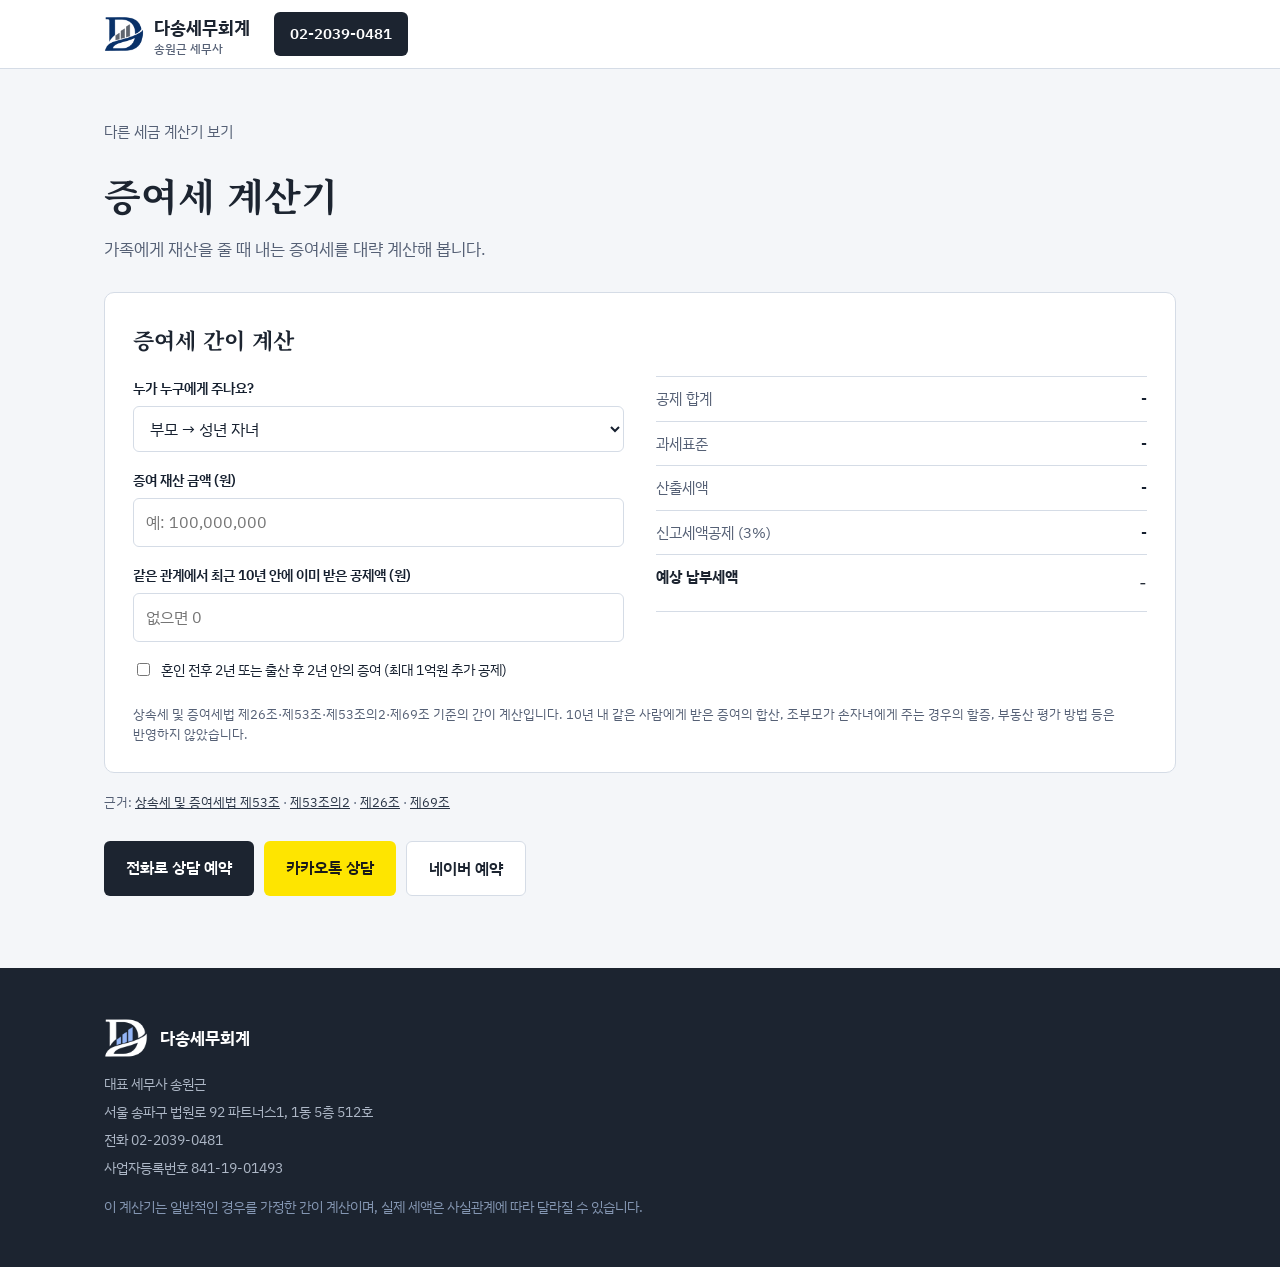
<file: site/gift.html>
<!doctype html>
<html lang="ko">
<head>
<meta charset="utf-8">
<meta name="viewport" content="width=device-width, initial-scale=1">
<title>증여세 계산기 | 다송세무회계 송원근 세무사</title>
<meta name="description" content="부모·자녀·배우자 간 증여세를 간이 계산합니다. 증여재산공제, 혼인·출산공제, 신고세액공제를 반영합니다.">
<link rel="canonical" href="https://dasongtax.co.kr/gift.html">
<link rel="icon" href="/favicon.png" type="image/png">
<link rel="preconnect" href="https://fonts.googleapis.com">
<link rel="preconnect" href="https://fonts.gstatic.com" crossorigin>
<link href="https://fonts.googleapis.com/css2?family=IBM+Plex+Sans+KR:wght@400;500;600;700&family=Noto+Serif+KR:wght@600;700;900&display=swap" rel="stylesheet">
<link rel="stylesheet" href="site.css">
<style>
.calc-page{padding:48px 0 72px;background:var(--paper)}
.calc-page h1{font-family:var(--serif);font-size:clamp(28px,3.4vw,38px);color:var(--navy);margin:0 0 8px}
.calc-page .lead2{color:var(--muted);margin:0 0 28px}
.back{display:inline-block;margin-bottom:18px;font-size:15px;color:var(--muted);text-decoration:none}
.back:hover{color:var(--navy)}
.cta-row{display:flex;flex-wrap:wrap;gap:10px;margin-top:28px}
.law{font-size:13px;color:var(--muted);margin-top:18px}
.law a{color:var(--navy-2)}
</style>
</head>
<body>
<header class="top">
  <div class="wrap">
    <a class="brand" href="index.html">
      <img class="brand-mark" src="logo-mark.png" alt="" width="40" height="40">
      <span>다송세무회계<small>송원근 세무사</small></span>
    </a>
    <a class="call" href="tel:0220390481">02-2039-0481</a>
  </div>
</header>
<main class="calc-page">
  <div class="wrap">
    <a class="back" href="index.html#tools">다른 세금 계산기 보기</a>
    <h1>증여세 계산기</h1>
    <p class="lead2">가족에게 재산을 줄 때 내는 증여세를 대략 계산해 봅니다.</p>
    <div class="tool-grid">
      <div class="tool tool-wide" aria-labelledby="gift-title">
        <h3 id="gift-title">증여세 간이 계산</h3>
        <div class="split"><div>
        <div class="field">
          <label for="g-rel">누가 누구에게 주나요?</label>
          <select id="g-rel">
            <option value="parent">부모 → 성년 자녀</option>
            <option value="parent_minor">부모 → 미성년 자녀</option>
            <option value="spouse">배우자 → 배우자</option>
            <option value="child">자녀 → 부모</option>
            <option value="relative">기타 친족 (4촌 이내 혈족, 3촌 이내 인척)</option>
            <option value="other">친족이 아닌 사람</option>
          </select>
        </div>
        <div class="field">
          <label for="g-amt">증여 재산 금액 (원)</label>
          <input id="g-amt" inputmode="numeric" placeholder="예: 100,000,000">
        </div>
        <div class="field">
          <label for="g-used">같은 관계에서 최근 10년 안에 이미 받은 공제액 (원)</label>
          <input id="g-used" inputmode="numeric" placeholder="없으면 0">
        </div>
        <label class="check" id="g-mar-wrap"><input type="checkbox" id="g-mar"> 혼인 전후 2년 또는 출산 후 2년 안의 증여 (최대 1억원 추가 공제)</label>
        </div>
        <dl class="out out-side" aria-live="polite">
          <div><dt>공제 합계</dt><dd id="g-ded">-</dd></div>
          <div><dt>과세표준</dt><dd id="g-base">-</dd></div>
          <div><dt>산출세액</dt><dd id="g-calc">-</dd></div>
          <div><dt>신고세액공제 (3%)</dt><dd id="g-cred">-</dd></div>
          <div class="total"><dt>예상 납부세액</dt><dd id="g-tax">-</dd></div>
        </dl>
        </div>
        <p class="fine">상속세 및 증여세법 제26조·제53조·제53조의2·제69조 기준의 간이 계산입니다. 10년 내 같은 사람에게 받은 증여의 합산, 조부모가 손자녀에게 주는 경우의 할증, 부동산 평가 방법 등은 반영하지 않았습니다.</p>
      </div>

    </div>
    <p class="law">근거: <a href="https://www.law.go.kr/법령/상속세및증여세법/제53조" target="_blank" rel="noopener">상속세 및 증여세법 제53조</a> · <a href="https://www.law.go.kr/법령/상속세및증여세법/제53조의2" target="_blank" rel="noopener">제53조의2</a> · <a href="https://www.law.go.kr/법령/상속세및증여세법/제26조" target="_blank" rel="noopener">제26조</a> · <a href="https://www.law.go.kr/법령/상속세및증여세법/제69조" target="_blank" rel="noopener">제69조</a></p>
    <div class="cta-row">
      <a class="btn btn-navy" href="tel:0220390481">전화로 상담 예약</a>
      <a class="btn btn-kakao" href="https://pf.kakao.com/_hgJib" target="_blank" rel="noopener">카카오톡 상담</a>
      <a class="btn btn-ghost" href="https://booking.naver.com/booking/6/bizes/703279" target="_blank" rel="noopener">네이버 예약</a>
    </div>
  </div>
</main>
<footer>
  <div class="wrap">
    <p class="foot-brand"><img src="logo-mark-white.png" alt="" width="44" height="44"><strong>다송세무회계</strong></p>
    <p>대표 세무사 송원근</p>
    <p>서울 송파구 법원로 92 파트너스1, 1동 5층 512호</p>
    <p>전화 02-2039-0481</p>
    <p>사업자등록번호 841-19-01493</p>
    <p class="note">이 계산기는 일반적인 경우를 가정한 간이 계산이며, 실제 세액은 사실관계에 따라 달라질 수 있습니다.</p>
  </div>
</footer>
<script>
(function(){
  function num(v){return Number(String(v).replace(/[^0-9]/g,''))||0}
  function won(n){return Math.round(n).toLocaleString('ko-KR')+'원'}
  function fmt(el){var n=num(el.value);el.value=n?n.toLocaleString('ko-KR'):''}
  // 증여세
  var ded={parent:50000000,parent_minor:20000000,spouse:600000000,child:50000000,relative:10000000,other:0};
  var rel=document.getElementById('g-rel'),amt=document.getElementById('g-amt'),used=document.getElementById('g-used'),mar=document.getElementById('g-mar'),marWrap=document.getElementById('g-mar-wrap');
  function rate(b){ if(b<=1e8) return b*0.1; if(b<=5e8) return 1e7+(b-1e8)*0.2; if(b<=1e9) return 9e7+(b-5e8)*0.3; if(b<=3e9) return 2.4e8+(b-1e9)*0.4; return 1.04e9+(b-3e9)*0.5; }
  function gift(){
    var r=rel.value, a=num(amt.value), u=num(used.value);
    var parentRel=(r==='parent'||r==='parent_minor');
    marWrap.style.display=parentRel?'':'none';
    if(!a){['g-ded','g-base','g-calc','g-cred','g-tax'].forEach(function(i){document.getElementById(i).textContent='-'});return}
    var d=Math.max(0,ded[r]-u); var extra=(parentRel&&mar.checked)?1e8:0;
    var total=Math.min(a,d+extra); var base=Math.max(0,a-total);
    var c=rate(base); var cr=c*0.03; var t=Math.max(0,c-cr);
    document.getElementById('g-ded').textContent=won(total);
    document.getElementById('g-base').textContent=won(base);
    document.getElementById('g-calc').textContent=won(c);
    document.getElementById('g-cred').textContent='- '+won(cr);
    document.getElementById('g-tax').textContent=won(Math.floor(t/10)*10);
  }
  [rel,mar].forEach(function(e){e.addEventListener('change',gift)});
  [amt,used].forEach(function(e){e.addEventListener('input',function(){fmt(e);gift()})});
  gift();

})();
</script>
</body>
</html>
</file>
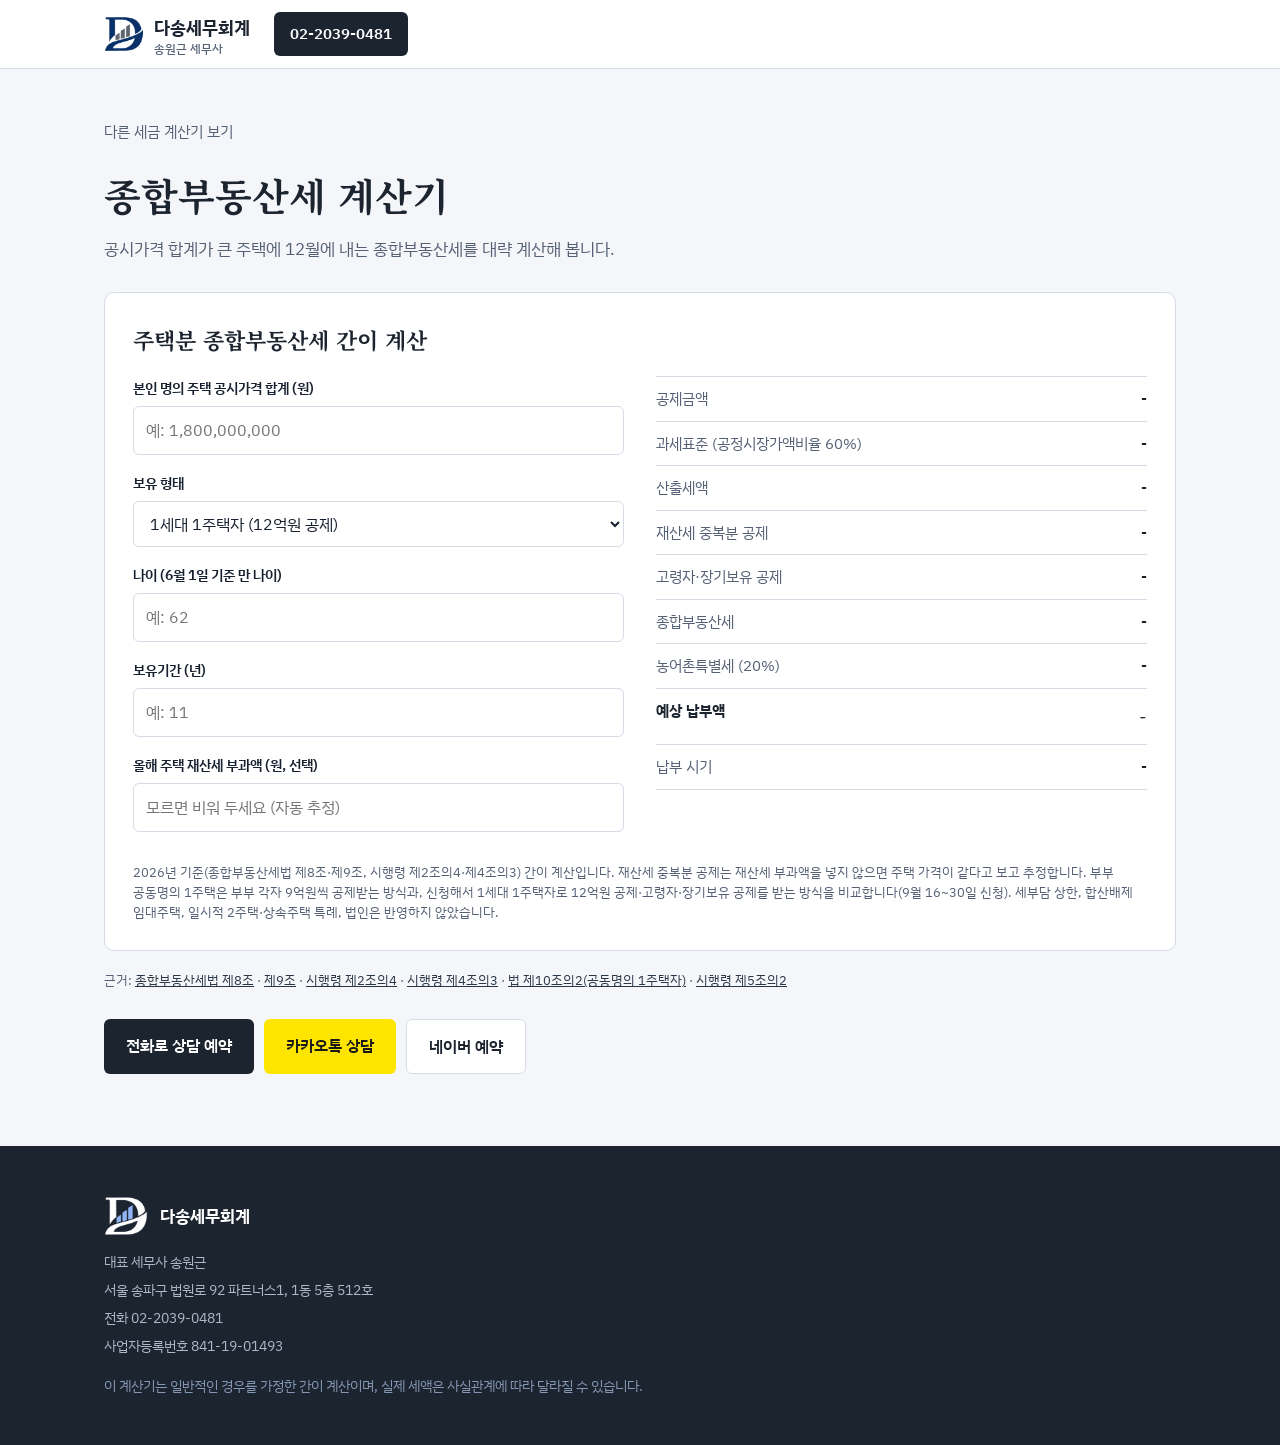
<file: site/jongbu.html>
<!doctype html>
<html lang="ko">
<head>
<meta charset="utf-8">
<meta name="viewport" content="width=device-width, initial-scale=1">
<title>종합부동산세 계산기 | 다송세무회계 송원근 세무사</title>
<meta name="description" content="주택분 종합부동산세를 간이 계산합니다. 1세대 1주택 12억원 공제, 다주택 세율, 재산세 중복분 공제, 고령자·장기보유 공제, 농어촌특별세를 반영합니다.">
<link rel="canonical" href="https://dasongtax.co.kr/jongbu.html">
<link rel="icon" href="/favicon.png" type="image/png">
<link rel="preconnect" href="https://fonts.googleapis.com">
<link rel="preconnect" href="https://fonts.gstatic.com" crossorigin>
<link href="https://fonts.googleapis.com/css2?family=IBM+Plex+Sans+KR:wght@400;500;600;700&family=Noto+Serif+KR:wght@600;700;900&display=swap" rel="stylesheet">
<link rel="stylesheet" href="site.css">
<style>
.calc-page{padding:48px 0 72px;background:var(--paper)}
.calc-page h1{font-family:var(--serif);font-size:clamp(28px,3.4vw,38px);color:var(--navy);margin:0 0 8px}
.calc-page .lead2{color:var(--muted);margin:0 0 28px}
.back{display:inline-block;margin-bottom:18px;font-size:15px;color:var(--muted);text-decoration:none}
.back:hover{color:var(--navy)}
.cta-row{display:flex;flex-wrap:wrap;gap:10px;margin-top:28px}
.law{font-size:13px;color:var(--muted);margin-top:18px}
.law a{color:var(--navy-2)}
</style>
</head>
<body>
<header class="top">
  <div class="wrap">
    <a class="brand" href="index.html">
      <img class="brand-mark" src="logo-mark.png" alt="" width="40" height="40">
      <span>다송세무회계<small>송원근 세무사</small></span>
    </a>
    <a class="call" href="tel:0220390481">02-2039-0481</a>
  </div>
</header>
<main class="calc-page">
  <div class="wrap">
    <a class="back" href="index.html#tools">다른 세금 계산기 보기</a>
    <h1>종합부동산세 계산기</h1>
    <p class="lead2">공시가격 합계가 큰 주택에 12월에 내는 종합부동산세를 대략 계산해 봅니다.</p>
    <div class="tool-grid">
      <div class="tool tool-wide" aria-labelledby="j-title">
        <h3 id="j-title">주택분 종합부동산세 간이 계산</h3>
        <div class="split"><div>
          <div class="field"><label for="j-sum" id="j-sum-l">본인 명의 주택 공시가격 합계 (원)</label><input id="j-sum" inputmode="numeric" placeholder="예: 1,800,000,000"></div>
          <div class="field"><label for="j-type">보유 형태</label>
            <select id="j-type"><option value="one">1세대 1주택자 (12억원 공제)</option><option value="joint">부부 공동명의 1주택 (유리한 방식 비교)</option><option value="two">2주택 이하 (9억원 공제)</option><option value="three">3주택 이상 (9억원 공제)</option></select></div>
          <div class="field" id="j-n-wrap" hidden><label for="j-n">보유 주택 수</label><input id="j-n" inputmode="numeric" value="2"></div>
          <div class="field" id="j-js-wrap" hidden><label for="j-js">본인 지분 (%) — 나머지는 배우자 지분</label><input id="j-js" inputmode="numeric" value="50"></div>
          <div class="field j-one"><label for="j-age" id="j-age-l">나이 (6월 1일 기준 만 나이)</label><input id="j-age" inputmode="numeric" placeholder="예: 62"></div>
          <div class="field j-one"><label for="j-hold" id="j-hold-l">보유기간 (년)</label><input id="j-hold" inputmode="numeric" placeholder="예: 11"></div>
          <div class="field"><label for="j-prop" id="j-prop-l">올해 주택 재산세 부과액 (원, 선택)</label><input id="j-prop" inputmode="numeric" placeholder="모르면 비워 두세요 (자동 추정)"></div>
        </div>
        <dl class="out out-side" aria-live="polite">
          <div><dt>공제금액</dt><dd id="j-ded">-</dd></div>
          <div><dt>과세표준 (공정시장가액비율 60%)</dt><dd id="j-base">-</dd></div>
          <div><dt>산출세액</dt><dd id="j-calc">-</dd></div>
          <div><dt>재산세 중복분 공제</dt><dd id="j-pcr">-</dd></div>
          <div><dt>고령자·장기보유 공제</dt><dd id="j-old">-</dd></div>
          <div><dt>종합부동산세</dt><dd id="j-tax">-</dd></div>
          <div><dt>농어촌특별세 (20%)</dt><dd id="j-rural">-</dd></div>
          <div id="j-cmp-row" hidden><dt style="white-space:nowrap">방식 비교</dt><dd id="j-cmp">-</dd></div>
          <div class="total"><dt>예상 납부액</dt><dd id="j-total">-</dd></div>
          <div><dt>납부 시기</dt><dd id="j-due">-</dd></div>
        </dl></div>
        <p class="fine">2026년 기준(종합부동산세법 제8조·제9조, 시행령 제2조의4·제4조의3) 간이 계산입니다. 재산세 중복분 공제는 재산세 부과액을 넣지 않으면 주택 가격이 같다고 보고 추정합니다. 부부 공동명의 1주택은 부부 각자 9억원씩 공제받는 방식과, 신청해서 1세대 1주택자로 12억원 공제·고령자·장기보유 공제를 받는 방식을 비교합니다(9월 16~30일 신청). 세부담 상한, 합산배제 임대주택, 일시적 2주택·상속주택 특례, 법인은 반영하지 않았습니다.</p>
      </div>
    </div>
    <p class="law">근거: <a href="https://www.law.go.kr/법령/종합부동산세법/제8조" target="_blank" rel="noopener">종합부동산세법 제8조</a> · <a href="https://www.law.go.kr/법령/종합부동산세법/제9조" target="_blank" rel="noopener">제9조</a> · <a href="https://www.law.go.kr/법령/종합부동산세법시행령/제2조의4" target="_blank" rel="noopener">시행령 제2조의4</a> · <a href="https://www.law.go.kr/법령/종합부동산세법시행령/제4조의3" target="_blank" rel="noopener">시행령 제4조의3</a> · <a href="https://www.law.go.kr/법령/종합부동산세법/제10조의2" target="_blank" rel="noopener">법 제10조의2(공동명의 1주택자)</a> · <a href="https://www.law.go.kr/법령/종합부동산세법시행령/제5조의2" target="_blank" rel="noopener">시행령 제5조의2</a></p>
    <div class="cta-row">
      <a class="btn btn-navy" href="tel:0220390481">전화로 상담 예약</a>
      <a class="btn btn-kakao" href="https://pf.kakao.com/_hgJib" target="_blank" rel="noopener">카카오톡 상담</a>
      <a class="btn btn-ghost" href="https://booking.naver.com/booking/6/bizes/703279" target="_blank" rel="noopener">네이버 예약</a>
    </div>
  </div>
</main>
<footer>
  <div class="wrap">
    <p class="foot-brand"><img src="logo-mark-white.png" alt="" width="44" height="44"><strong>다송세무회계</strong></p>
    <p>대표 세무사 송원근</p>
    <p>서울 송파구 법원로 92 파트너스1, 1동 5층 512호</p>
    <p>전화 02-2039-0481</p>
    <p>사업자등록번호 841-19-01493</p>
    <p class="note">이 계산기는 일반적인 경우를 가정한 간이 계산이며, 실제 세액은 사실관계에 따라 달라질 수 있습니다.</p>
  </div>
</footer>
<script>
(function(){
  function num(v){return Number(String(v).replace(/[^0-9]/g,''))||0}
  function won(n){return Math.round(n).toLocaleString('ko-KR')+'원'}
  function fmt(el){var n=num(el.value);el.value=n?n.toLocaleString('ko-KR'):''}
  // 종합부동산세
  function $(i){return document.getElementById(i)}
  function stdP(b){if(b<=6e7)return b*.001;if(b<=15e7)return 6e4+(b-6e7)*.0015;if(b<=3e8)return 195e3+(b-15e7)*.0025;return 57e4+(b-3e8)*.004}
  var T2=[[3e8,.005,0],[6e8,.007,6e5],[12e8,.010,24e5],[25e8,.013,60e5],[50e8,.015,110e5],[94e8,.020,360e5],[Infinity,.027,1018e5]];
  var T3=[[3e8,.005,0],[6e8,.007,6e5],[12e8,.010,24e5],[25e8,.020,144e5],[50e8,.030,394e5],[94e8,.040,894e5],[Infinity,.050,1834e5]];
  function tbl(T,b){for(var i=0;i<T.length;i++){if(b<=T[i][0])return b*T[i][1]-T[i][2]}}
  function fl(x){return Math.floor(x+1e-6)}
  function oldRate(){var age=num($('j-age').value),h=num($('j-hold').value);
    var a=age>=70?.4:age>=65?.3:age>=60?.2:0, k=h>=15?.5:h>=10?.4:h>=5?.2:0; return Math.min(.8,a+k)}
  // 한 사람 계산: v=본인 공시가격(지분분), ded=공제, T=세율표, pr=재산세 공정시장가액비율, R/S=재산세 부과액/표준세율 상당액, oR=고령·장기 공제율
  function one(v,ded,T,pr,R,S,oR){
    var base=Math.max(0,(v-ded)*.6);
    if(base<=0)return {ded:ded,base:0,calc:0,pcr:0,old:0,tax:0,rural:0};
    var calc=tbl(T,base), pcr=Math.min(R,R*(base*pr*.004)/S), after=Math.max(0,calc-pcr), old=after*oR;
    var tax=fl(after-old); return {ded:ded,base:base,calc:calc,pcr:pcr,old:old,oR:oR,tax:tax,rural:fl(tax*.2)};
  }
  function show(r,dedTxt,oldTxt){
    $('j-ded').textContent=dedTxt||won(r.ded);
    $('j-base').textContent=won(r.base);
    $('j-calc').textContent=won(r.calc);
    $('j-pcr').textContent='- '+won(r.pcr)+($('j-prop').value?'':' (추정)');
    $('j-old').textContent=oldTxt;
    $('j-tax').textContent=won(r.tax);
    $('j-rural').textContent=won(r.rural);
    $('j-total').textContent=won(r.tax+r.rural);
  }
  function run(){
    var type=$('j-type').value, single=type==='one', joint=type==='joint';
    document.querySelectorAll('.j-one').forEach(function(e){e.hidden=!(single||joint)});
    $('j-n-wrap').hidden=single||joint;
    $('j-js-wrap').hidden=!joint;
    $('j-cmp-row').hidden=!joint;
    $('j-sum-l').textContent=joint?'주택 전체 공시가격 (원)':'본인 명의 주택 공시가격 합계 (원)';
    $('j-age-l').textContent=joint?'공동명의 1주택자로 신청할 사람의 나이 (6월 1일 기준 만 나이)':'나이 (6월 1일 기준 만 나이)';
    $('j-hold-l').textContent=joint?'그 사람의 보유기간 (년)':'보유기간 (년)';
    $('j-prop-l').textContent=joint?'올해 이 주택 재산세 부과액 (부부 합계, 원, 선택)':'올해 주택 재산세 부과액 (원, 선택)';
    var sum=num($('j-sum').value);
    var ids=['j-ded','j-base','j-calc','j-pcr','j-old','j-tax','j-rural','j-total','j-due','j-cmp'];
    if(!sum){ids.forEach(function(i){$(i).textContent='-'});return}
    var Rin=num($('j-prop').value);
    $('j-due').textContent='12월 1일 ~ 12월 15일';
    if(joint){
      var p=Math.min(100,Math.max(0,num($('j-js').value)))/100, q=1-p, pr=.45;
      var Sall=stdP(sum*pr), Rall=Rin||Sall;
      // 방식 A: 부부 각자 9억원 공제
      var A1=one(sum*p,9e8,T2,pr,Rall*p,Sall*p,0), A2=one(sum*q,9e8,T2,pr,Rall*q,Sall*q,0);
      var A={ded:18e8,base:A1.base+A2.base,calc:A1.calc+A2.calc,pcr:A1.pcr+A2.pcr,old:0,tax:A1.tax+A2.tax,rural:A1.rural+A2.rural};
      // 방식 B: 1세대 1주택자 특례 (12억원 공제 + 고령·장기 공제)
      var oR=oldRate(), B=one(sum,12e8,T2,pr,Rall,Sall,oR);
      var tA=A.tax+A.rural, tB=B.tax+B.rural;
      if(tB<tA){show(B,'12억원 (1주택자 특례)','- '+won(B.old)+' ('+Math.round(oR*100)+'%)');
        $('j-cmp').textContent='각자 9억원 공제 '+won(tA)+' / 1주택자 특례 '+won(tB)+' → 특례 신청이 유리';
        $('j-due').textContent='9월 16~30일 특례 신청, 12월 1~15일 납부';}
      else{show(A,'부부 각 9억원 (합계 18억원)','해당 없음 (각자 과세)');
        $('j-cmp').textContent='각자 9억원 공제 '+won(tA)+' / 1주택자 특례 '+won(tB)+(tA===tB?' → 같음':' → 각자 과세가 유리 (신청 안 함)');}
      return;
    }
    var ded=single?12e8:9e8;
    var n=single?1:Math.max(type==='three'?3:1,num($('j-n').value)||(type==='three'?3:2));
    var pr2=single?.45:.60, S=n*stdP((sum/n)*pr2);
    var r=one(sum,ded,type==='three'?T3:T2,pr2,Rin||S,S,single?oldRate():0);
    if(r.base<=0){show(r,null,'-');['j-pcr','j-old'].forEach(function(i){$(i).textContent='0원'});$('j-due').textContent='과세 대상 아님 (공시가격 합계가 공제금액 이하)';return}
    show(r,null,single?('- '+won(r.old)+' ('+Math.round(r.oR*100)+'%)'):'해당 없음');
  }
  ['j-sum','j-n','j-js','j-age','j-hold','j-prop'].forEach(function(i){$(i).addEventListener('input',function(){if(i==='j-sum'||i==='j-prop')fmt($(i));run()})});
  $('j-type').addEventListener('change',run);
  run();
})();
</script>
</body>
</html>
</file>
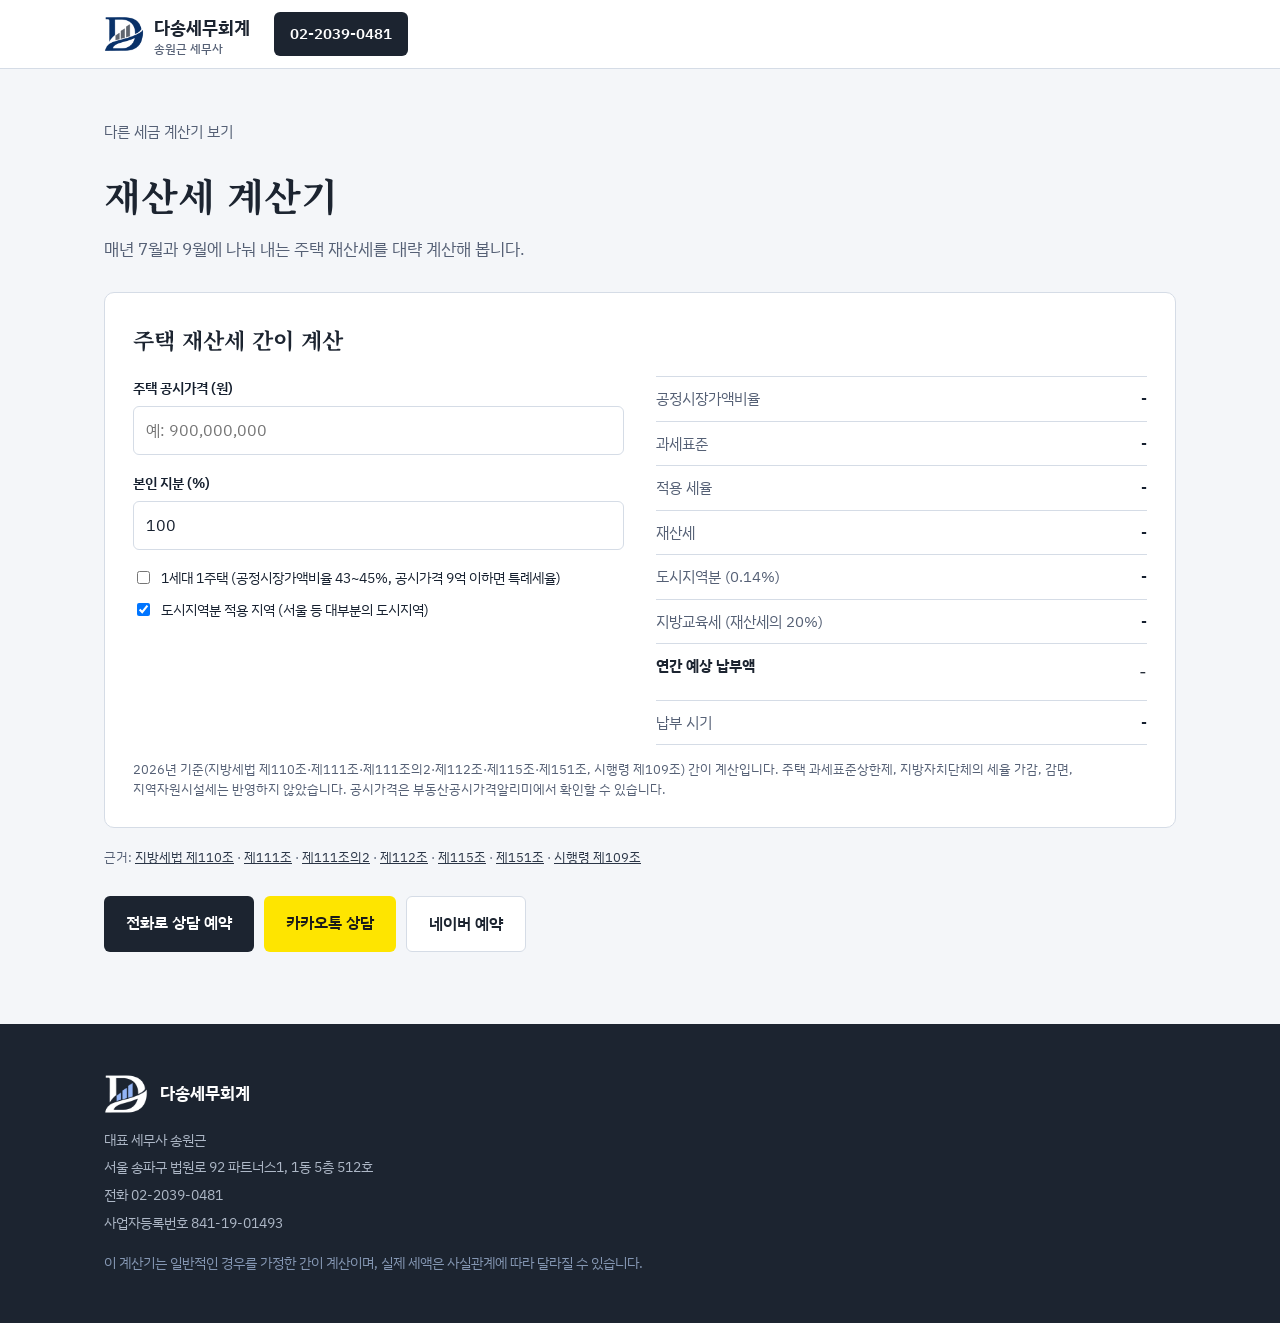
<file: site/property.html>
<!doctype html>
<html lang="ko">
<head>
<meta charset="utf-8">
<meta name="viewport" content="width=device-width, initial-scale=1">
<title>재산세 계산기 | 다송세무회계 송원근 세무사</title>
<meta name="description" content="주택 재산세를 간이 계산합니다. 1세대 1주택 공정시장가액비율과 특례세율, 도시지역분, 지방교육세를 반영합니다.">
<link rel="canonical" href="https://dasongtax.co.kr/property.html">
<link rel="icon" href="/favicon.png" type="image/png">
<link rel="preconnect" href="https://fonts.googleapis.com">
<link rel="preconnect" href="https://fonts.gstatic.com" crossorigin>
<link href="https://fonts.googleapis.com/css2?family=IBM+Plex+Sans+KR:wght@400;500;600;700&family=Noto+Serif+KR:wght@600;700;900&display=swap" rel="stylesheet">
<link rel="stylesheet" href="site.css">
<style>
.calc-page{padding:48px 0 72px;background:var(--paper)}
.calc-page h1{font-family:var(--serif);font-size:clamp(28px,3.4vw,38px);color:var(--navy);margin:0 0 8px}
.calc-page .lead2{color:var(--muted);margin:0 0 28px}
.back{display:inline-block;margin-bottom:18px;font-size:15px;color:var(--muted);text-decoration:none}
.back:hover{color:var(--navy)}
.cta-row{display:flex;flex-wrap:wrap;gap:10px;margin-top:28px}
.law{font-size:13px;color:var(--muted);margin-top:18px}
.law a{color:var(--navy-2)}
</style>
</head>
<body>
<header class="top">
  <div class="wrap">
    <a class="brand" href="index.html">
      <img class="brand-mark" src="logo-mark.png" alt="" width="40" height="40">
      <span>다송세무회계<small>송원근 세무사</small></span>
    </a>
    <a class="call" href="tel:0220390481">02-2039-0481</a>
  </div>
</header>
<main class="calc-page">
  <div class="wrap">
    <a class="back" href="index.html#tools">다른 세금 계산기 보기</a>
    <h1>재산세 계산기</h1>
    <p class="lead2">매년 7월과 9월에 나눠 내는 주택 재산세를 대략 계산해 봅니다.</p>
    <div class="tool-grid">
      <div class="tool tool-wide" aria-labelledby="p-title">
        <h3 id="p-title">주택 재산세 간이 계산</h3>
        <div class="split"><div>
          <div class="field"><label for="p-price">주택 공시가격 (원)</label><input id="p-price" inputmode="numeric" placeholder="예: 900,000,000"></div>
          <div class="field"><label for="p-share">본인 지분 (%)</label><input id="p-share" inputmode="numeric" value="100"></div>
          <label class="check"><input type="checkbox" id="p-one"> 1세대 1주택 (공정시장가액비율 43~45%, 공시가격 9억 이하면 특례세율)</label>
          <label class="check"><input type="checkbox" id="p-city" checked> 도시지역분 적용 지역 (서울 등 대부분의 도시지역)</label>
        </div>
        <dl class="out out-side" aria-live="polite">
          <div><dt>공정시장가액비율</dt><dd id="p-r">-</dd></div>
          <div><dt>과세표준</dt><dd id="p-base">-</dd></div>
          <div><dt>적용 세율</dt><dd id="p-rate">-</dd></div>
          <div><dt>재산세</dt><dd id="p-tax">-</dd></div>
          <div><dt>도시지역분 (0.14%)</dt><dd id="p-city-t">-</dd></div>
          <div><dt>지방교육세 (재산세의 20%)</dt><dd id="p-edu">-</dd></div>
          <div class="total"><dt>연간 예상 납부액</dt><dd id="p-total">-</dd></div>
          <div><dt>납부 시기</dt><dd id="p-due">-</dd></div>
        </dl></div>
        <p class="fine">2026년 기준(지방세법 제110조·제111조·제111조의2·제112조·제115조·제151조, 시행령 제109조) 간이 계산입니다. 주택 과세표준상한제, 지방자치단체의 세율 가감, 감면, 지역자원시설세는 반영하지 않았습니다. 공시가격은 부동산공시가격알리미에서 확인할 수 있습니다.</p>
      </div>
    </div>
    <p class="law">근거: <a href="https://www.law.go.kr/법령/지방세법/제110조" target="_blank" rel="noopener">지방세법 제110조</a> · <a href="https://www.law.go.kr/법령/지방세법/제111조" target="_blank" rel="noopener">제111조</a> · <a href="https://www.law.go.kr/법령/지방세법/제111조의2" target="_blank" rel="noopener">제111조의2</a> · <a href="https://www.law.go.kr/법령/지방세법/제112조" target="_blank" rel="noopener">제112조</a> · <a href="https://www.law.go.kr/법령/지방세법/제115조" target="_blank" rel="noopener">제115조</a> · <a href="https://www.law.go.kr/법령/지방세법/제151조" target="_blank" rel="noopener">제151조</a> · <a href="https://www.law.go.kr/법령/지방세법시행령/제109조" target="_blank" rel="noopener">시행령 제109조</a></p>
    <div class="cta-row">
      <a class="btn btn-navy" href="tel:0220390481">전화로 상담 예약</a>
      <a class="btn btn-kakao" href="https://pf.kakao.com/_hgJib" target="_blank" rel="noopener">카카오톡 상담</a>
      <a class="btn btn-ghost" href="https://booking.naver.com/booking/6/bizes/703279" target="_blank" rel="noopener">네이버 예약</a>
    </div>
  </div>
</main>
<footer>
  <div class="wrap">
    <p class="foot-brand"><img src="logo-mark-white.png" alt="" width="44" height="44"><strong>다송세무회계</strong></p>
    <p>대표 세무사 송원근</p>
    <p>서울 송파구 법원로 92 파트너스1, 1동 5층 512호</p>
    <p>전화 02-2039-0481</p>
    <p>사업자등록번호 841-19-01493</p>
    <p class="note">이 계산기는 일반적인 경우를 가정한 간이 계산이며, 실제 세액은 사실관계에 따라 달라질 수 있습니다.</p>
  </div>
</footer>
<script>
(function(){
  function num(v){return Number(String(v).replace(/[^0-9]/g,''))||0}
  function won(n){return Math.round(n).toLocaleString('ko-KR')+'원'}
  function fmt(el){var n=num(el.value);el.value=n?n.toLocaleString('ko-KR'):''}
  // 재산세
  function $(i){return document.getElementById(i)}
  function std(b){if(b<=6e7)return b*.001;if(b<=15e7)return 6e4+(b-6e7)*.0015;if(b<=3e8)return 195e3+(b-15e7)*.0025;return 57e4+(b-3e8)*.004}
  function spc(b){if(b<=6e7)return b*.0005;if(b<=15e7)return 3e4+(b-6e7)*.001;if(b<=3e8)return 12e4+(b-15e7)*.002;return 42e4+(b-3e8)*.0035}
  function run(){
    var price=num($('p-price').value), share=Math.min(100,Math.max(0,num($('p-share').value)))/100, one=$('p-one').checked, city=$('p-city').checked;
    var ids=['p-r','p-base','p-rate','p-tax','p-city-t','p-edu','p-total','p-due'];
    if(!price){ids.forEach(function(i){$(i).textContent='-'});return}
    var r=one?(price<=3e8?.43:price<=6e8?.44:.45):.60;
    var base=Math.floor(price*r*share);
    var special=one&&price<=9e8;
    var tax=Math.floor(special?spc(base):std(base));
    var ct=city?Math.floor(base*.0014):0;
    var edu=Math.floor(tax*.2);
    var total=tax+ct+edu;
    $('p-r').textContent=Math.round(r*100)+'%';
    $('p-base').textContent=won(base);
    $('p-rate').textContent=special?'1세대 1주택 특례세율 (0.05~0.35%)':'표준세율 (0.1~0.4%)';
    $('p-tax').textContent=won(tax);
    $('p-city-t').textContent=won(ct);
    $('p-edu').textContent=won(edu);
    $('p-total').textContent=won(total);
    $('p-due').textContent=tax<=2e5?'7월 16~31일 한 번에 낼 수 있음 (조례에 따름)':'7월 16~31일 '+won(Math.round(total/2))+', 9월 16~30일 '+won(total-Math.round(total/2));
  }
  ['p-price','p-share'].forEach(function(i){$(i).addEventListener('input',function(){if(i==='p-price')fmt($(i));run()})});
  ['p-one','p-city'].forEach(function(i){$(i).addEventListener('change',run)});
  run();
})();
</script>
</body>
</html>
</file>
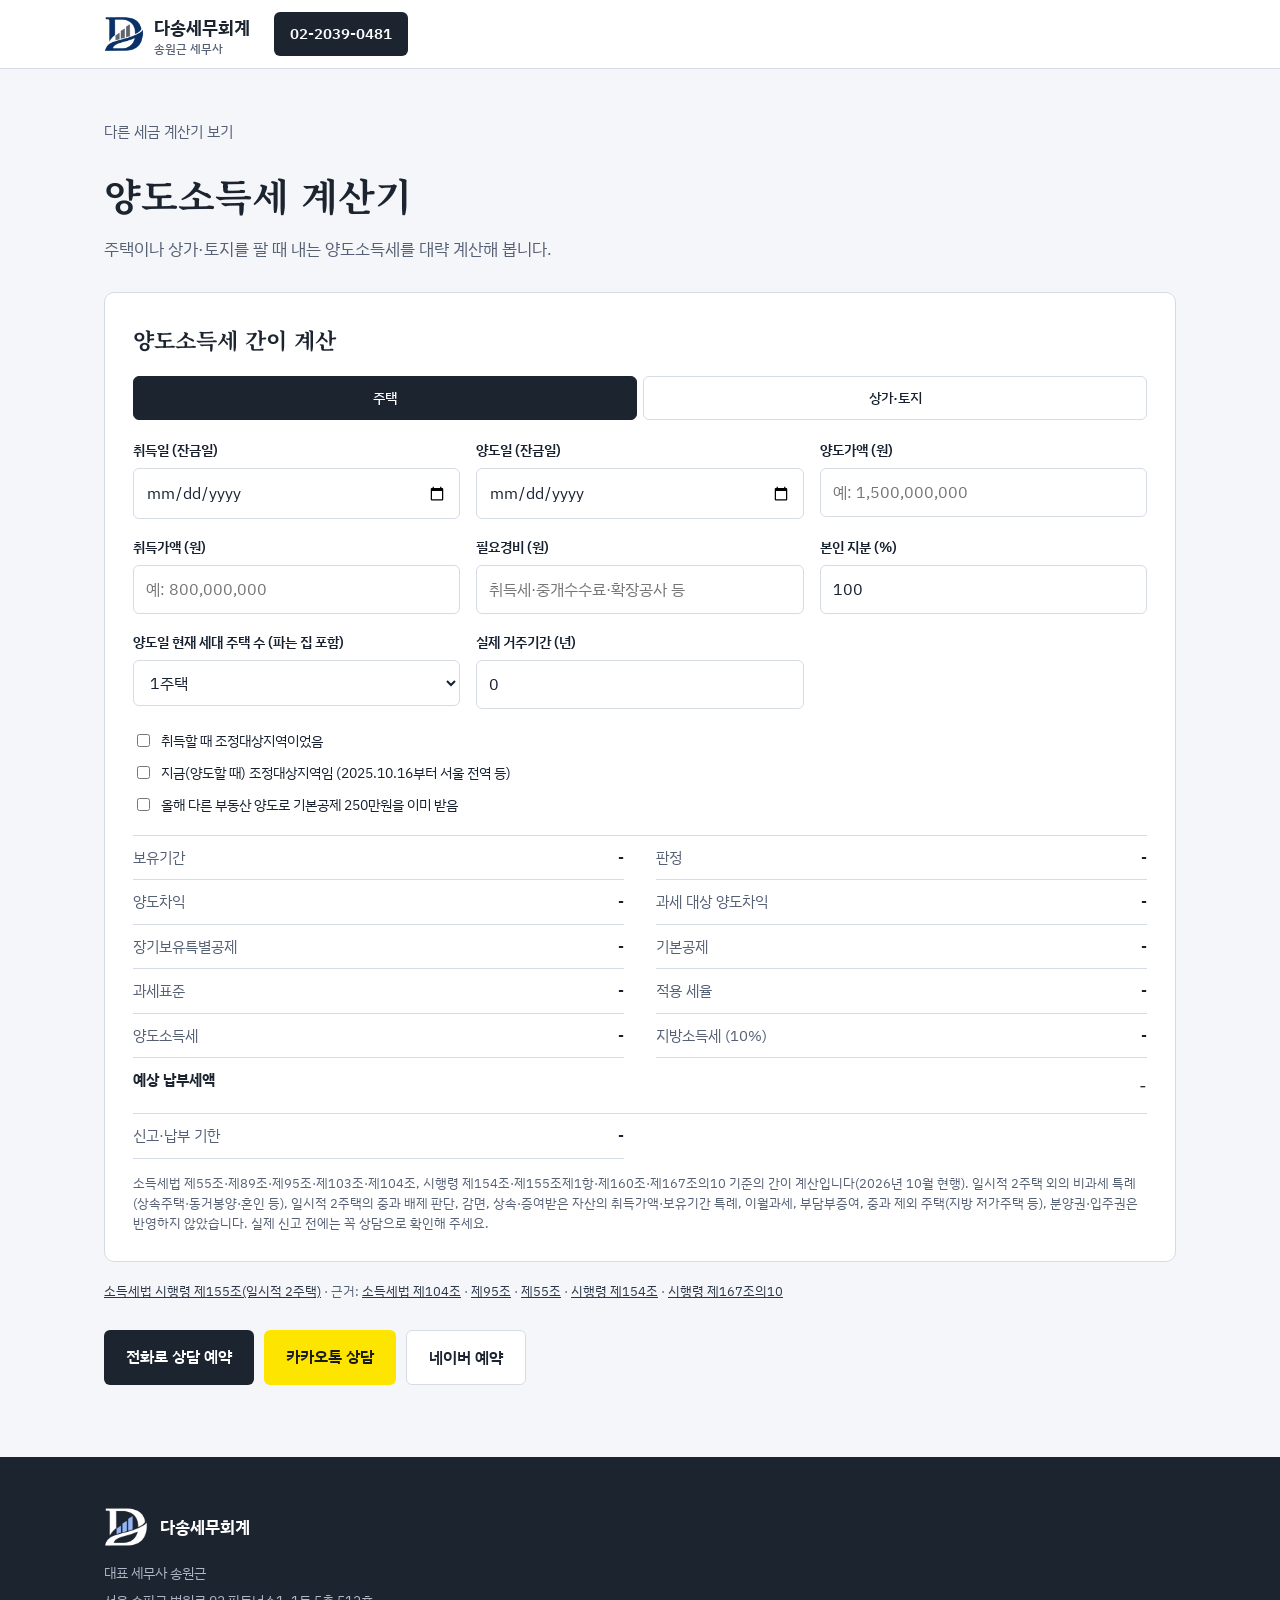
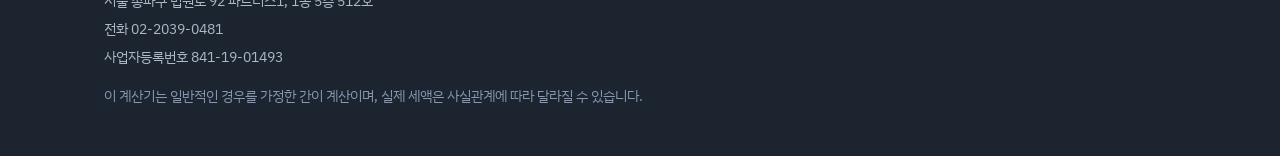
<file: site/yangdo.html>
<!doctype html>
<html lang="ko">
<head>
<meta charset="utf-8">
<meta name="viewport" content="width=device-width, initial-scale=1">
<title>양도소득세 계산기 | 다송세무회계 송원근 세무사</title>
<meta name="description" content="주택, 상가·토지 양도소득세를 간이 계산합니다. 1세대 1주택 비과세, 12억 초과 고가주택, 장기보유특별공제, 다주택 중과, 비사업용 토지를 반영합니다.">
<link rel="canonical" href="https://dasongtax.co.kr/yangdo.html">
<link rel="icon" href="/favicon.png" type="image/png">
<link rel="preconnect" href="https://fonts.googleapis.com">
<link rel="preconnect" href="https://fonts.gstatic.com" crossorigin>
<link href="https://fonts.googleapis.com/css2?family=IBM+Plex+Sans+KR:wght@400;500;600;700&family=Noto+Serif+KR:wght@600;700;900&display=swap" rel="stylesheet">
<link rel="stylesheet" href="site.css">
<style>
.calc-page{padding:48px 0 72px;background:var(--paper)}
.calc-page h1{font-family:var(--serif);font-size:clamp(28px,3.4vw,38px);color:var(--navy);margin:0 0 8px}
.calc-page .lead2{color:var(--muted);margin:0 0 28px}
.back{display:inline-block;margin-bottom:18px;font-size:15px;color:var(--muted);text-decoration:none}
.back:hover{color:var(--navy)}
.cta-row{display:flex;flex-wrap:wrap;gap:10px;margin-top:28px}
.law{font-size:13px;color:var(--muted);margin-top:18px}
.law a{color:var(--navy-2)}
</style>
</head>
<body>
<header class="top">
  <div class="wrap">
    <a class="brand" href="index.html">
      <img class="brand-mark" src="logo-mark.png" alt="" width="40" height="40">
      <span>다송세무회계<small>송원근 세무사</small></span>
    </a>
    <a class="call" href="tel:0220390481">02-2039-0481</a>
  </div>
</header>
<main class="calc-page">
  <div class="wrap">
    <a class="back" href="index.html#tools">다른 세금 계산기 보기</a>
    <h1>양도소득세 계산기</h1>
    <p class="lead2">주택이나 상가·토지를 팔 때 내는 양도소득세를 대략 계산해 봅니다.</p>
    <div class="tool-grid">
      <div class="tool tool-wide" aria-labelledby="cgt-title">
        <h3 id="cgt-title">양도소득세 간이 계산</h3>
        <div class="seg seg-tabs" role="tablist">
          <input type="radio" name="ctype" id="c-house" value="house" checked><label for="c-house">주택</label>
          <input type="radio" name="ctype" id="c-land" value="land"><label for="c-land">상가·토지</label>
        </div>
        <div class="cgt-grid">
          <div class="field"><label for="c-acq-d">취득일 (잔금일)</label><input type="date" id="c-acq-d"></div>
          <div class="field"><label for="c-sale-d">양도일 (잔금일)</label><input type="date" id="c-sale-d"></div>
          <div class="field"><label for="c-sale">양도가액 (원)</label><input id="c-sale" inputmode="numeric" placeholder="예: 1,500,000,000"></div>
          <div class="field"><label for="c-acq">취득가액 (원)</label><input id="c-acq" inputmode="numeric" placeholder="예: 800,000,000"></div>
          <div class="field"><label for="c-exp">필요경비 (원)</label><input id="c-exp" inputmode="numeric" placeholder="취득세·중개수수료·확장공사 등"></div>
          <div class="field"><label for="c-share">본인 지분 (%)</label><input id="c-share" inputmode="numeric" value="100"></div>
          <div class="field house-only"><label for="c-cnt">양도일 현재 세대 주택 수 (파는 집 포함)</label>
            <select id="c-cnt"><option value="1">1주택</option><option value="2">2주택</option><option value="3">3주택 이상</option></select></div>
          <div class="field house-only"><label for="c-live">실제 거주기간 (년)</label><input id="c-live" inputmode="numeric" value="0"></div>
          <div class="field land-only" hidden><label for="c-nbl">토지 구분</label>
            <select id="c-nbl"><option value="0">상가·사업용 토지</option><option value="1">비사업용 토지</option></select></div>
        </div>
        <label class="check house-only"><input type="checkbox" id="c-adj-acq"> 취득할 때 조정대상지역이었음</label>
        <label class="check house-only"><input type="checkbox" id="c-adj-sale"> 지금(양도할 때) 조정대상지역임 (2025.10.16부터 서울 전역 등)</label>
        <label class="check house-only" id="c-tmp-wrap"><input type="checkbox" id="c-tmp"> 일시적 2주택: 새 집을 산 뒤 기존 집을 파는 경우</label>
        <div class="field house-only tmp-only" id="c-new-wrap"><label for="c-new-d">새 집 취득일 (잔금일)</label><input type="date" id="c-new-d"></div>
        <label class="check house-only tmp-only" id="c-new-adj-wrap"><input type="checkbox" id="c-new-adj"> 새 집을 살 때 기존 집과 새 집이 모두 조정대상지역이었음</label>
        <label class="check"><input type="checkbox" id="c-used"> 올해 다른 부동산 양도로 기본공제 250만원을 이미 받음</label>
        <dl class="out" aria-live="polite">
          <div><dt>보유기간</dt><dd id="o-hold">-</dd></div>
          <div><dt>판정</dt><dd id="o-judge">-</dd></div>
          <div><dt>양도차익</dt><dd id="o-gain">-</dd></div>
          <div><dt>과세 대상 양도차익</dt><dd id="o-tgain">-</dd></div>
          <div><dt>장기보유특별공제</dt><dd id="o-ltd">-</dd></div>
          <div><dt>기본공제</dt><dd id="o-basic">-</dd></div>
          <div><dt>과세표준</dt><dd id="o-base">-</dd></div>
          <div><dt>적용 세율</dt><dd id="o-rate">-</dd></div>
          <div><dt>양도소득세</dt><dd id="o-tax">-</dd></div>
          <div><dt>지방소득세 (10%)</dt><dd id="o-local">-</dd></div>
          <div class="total"><dt>예상 납부세액</dt><dd id="o-total">-</dd></div>
          <div><dt>신고·납부 기한</dt><dd id="o-due">-</dd></div>
        </dl>
        <p class="fine">소득세법 제55조·제89조·제95조·제103조·제104조, 시행령 제154조·제155조제1항·제160조·제167조의10 기준의 간이 계산입니다(2026년 10월 현행). 일시적 2주택 외의 비과세 특례(상속주택·동거봉양·혼인 등), 일시적 2주택의 중과 배제 판단, 감면, 상속·증여받은 자산의 취득가액·보유기간 특례, 이월과세, 부담부증여, 중과 제외 주택(지방 저가주택 등), 분양권·입주권은 반영하지 않았습니다. 실제 신고 전에는 꼭 상담으로 확인해 주세요.</p>
      </div>

    </div>
    <p class="law"><a href="https://www.law.go.kr/법령/소득세법시행령/제155조" target="_blank" rel="noopener">소득세법 시행령 제155조(일시적 2주택)</a> · 근거: <a href="https://www.law.go.kr/법령/소득세법/제104조" target="_blank" rel="noopener">소득세법 제104조</a> · <a href="https://www.law.go.kr/법령/소득세법/제95조" target="_blank" rel="noopener">제95조</a> · <a href="https://www.law.go.kr/법령/소득세법/제55조" target="_blank" rel="noopener">제55조</a> · <a href="https://www.law.go.kr/법령/소득세법시행령/제154조" target="_blank" rel="noopener">시행령 제154조</a> · <a href="https://www.law.go.kr/법령/소득세법시행령/제167조의10" target="_blank" rel="noopener">시행령 제167조의10</a></p>
    <div class="cta-row">
      <a class="btn btn-navy" href="tel:0220390481">전화로 상담 예약</a>
      <a class="btn btn-kakao" href="https://pf.kakao.com/_hgJib" target="_blank" rel="noopener">카카오톡 상담</a>
      <a class="btn btn-ghost" href="https://booking.naver.com/booking/6/bizes/703279" target="_blank" rel="noopener">네이버 예약</a>
    </div>
  </div>
</main>
<footer>
  <div class="wrap">
    <p class="foot-brand"><img src="logo-mark-white.png" alt="" width="44" height="44"><strong>다송세무회계</strong></p>
    <p>대표 세무사 송원근</p>
    <p>서울 송파구 법원로 92 파트너스1, 1동 5층 512호</p>
    <p>전화 02-2039-0481</p>
    <p>사업자등록번호 841-19-01493</p>
    <p class="note">이 계산기는 일반적인 경우를 가정한 간이 계산이며, 실제 세액은 사실관계에 따라 달라질 수 있습니다.</p>
  </div>
</footer>
<script>
(function(){
  function num(v){return Number(String(v).replace(/[^0-9]/g,''))||0}
  function won(n){return Math.round(n).toLocaleString('ko-KR')+'원'}
  function fmt(el){var n=num(el.value);el.value=n?n.toLocaleString('ko-KR'):''}
  // 양도소득세
  (function(){
    function $(i){return document.getElementById(i)}
    var BASIC=[[14e6,.06,0],[5e7,.15,126e4],[88e6,.24,576e4],[15e7,.35,1544e4],[3e8,.38,1994e4],[5e8,.40,2594e4],[1e9,.42,3594e4],[Infinity,.45,6594e4]];
    function basicTax(b,add){for(var i=0;i<BASIC.length;i++){if(b<=BASIC[i][0])return b*(BASIC[i][1]+add)-BASIC[i][2];}}
    function yrs(a,b){var y=b.getFullYear()-a.getFullYear();var t=new Date(a);t.setFullYear(a.getFullYear()+y);if(t>b)y--;return Math.max(0,y)}
    var T1=function(h){return h<3?0:Math.min(.30,.06+(h-3)*.02)};
    var T2h=function(h){return h<3?0:Math.min(.40,h*.04)};
    var T2r=function(r,h){if(h<3||r<2)return 0;return Math.min(.40,r*.04)};
    var ids=['c-acq-d','c-sale-d','c-sale','c-acq','c-exp','c-share','c-cnt','c-live','c-nbl','c-adj-acq','c-adj-sale','c-used','c-tmp','c-new-d','c-new-adj'];
    function pct(x){return Math.round(x*1000)/10+'%'}
    function run(){
      var house=document.querySelector('input[name=ctype]:checked').value==='house';
      document.querySelectorAll('.house-only').forEach(function(e){e.hidden=!house});
      document.querySelectorAll('.land-only').forEach(function(e){e.hidden=house});
      var cntNow=num($('c-cnt').value)||1;
      $('c-tmp-wrap').hidden=!(house&&cntNow===2);
      document.querySelectorAll('.tmp-only').forEach(function(e){e.hidden=!(house&&cntNow===2&&$('c-tmp').checked)});
      var out=['o-hold','o-judge','o-gain','o-tgain','o-ltd','o-basic','o-base','o-rate','o-tax','o-local','o-total','o-due'];
      var ad=$('c-acq-d').value, sd=$('c-sale-d').value, sale=num($('c-sale').value), acq=num($('c-acq').value), exp=num($('c-exp').value);
      var share=Math.min(100,Math.max(0,num($('c-share').value)||0))/100;
      if(!ad||!sd||!sale){out.forEach(function(i){$(i).textContent='-'});return}
      var A=new Date(ad),S=new Date(sd); if(S<=A){$('o-hold').textContent='양도일이 취득일보다 늦어야 합니다';return}
      var h=yrs(A,S);
      var gainAll=Math.max(0,sale-acq-exp); var gain=gainAll*share;
      var tgain=gain, ltdRate=0, judge='', rateTxt='', tax=0, ltdNote='';
      var cnt=num($('c-cnt').value)||1, live=num($('c-live').value), adjA=$('c-adj-acq').checked, adjS=$('c-adj-sale').checked, nbl=$('c-nbl').value==='1';
      var shortRate=null, add=0, noLtd=false, tmpOk=false, tmpMsg='';
      if(house&&cnt===2&&$('c-tmp').checked){
        var nd=$('c-new-d').value;
        if(!nd){tmpMsg=' (일시적 2주택: 새 집 취득일을 넣어 주세요)'}
        else{var N=new Date(nd);
          var both=$('c-new-adj').checked&&N>=new Date(2026,7,4), lim=both?2:3;
          var a1=new Date(A);a1.setFullYear(a1.getFullYear()+1);
          var dl=new Date(N);dl.setFullYear(dl.getFullYear()+lim);
          if(N<a1)tmpMsg=' (일시적 2주택 요건 미충족: 기존 집 취득 후 1년이 지나기 전에 새 집 취득)';
          else if(S>dl)tmpMsg=' (일시적 2주택 요건 미충족: 새 집 취득 후 '+lim+'년 안에 팔지 않음)';
          else{tmpOk=true;tmpMsg=lim+'년'}}
      }
      if(house){
        if(cnt===1||tmpOk){
          var ok=h>=2&&(!adjA||live>=2);
          if(ok){
            if(sale<=12e8){judge='1세대 1주택 비과세 (12억원 이하)';tgain=0}
            else{tgain=gain*(sale-12e8)/sale;judge='1세대 1주택, 12억원 초과분만 과세'}
            ltdRate=live>=2?(T2h(h)+T2r(live,h)):T1(h);
            ltdNote=live>=2?'표2 (보유 '+pct(T2h(h))+' + 거주 '+pct(T2r(live,h))+')':'표1';
          }else{
            judge='1세대 1주택 비과세 요건 미충족 ('+(h<2?'보유 2년 미만':'거주 2년 미만')+')';
            ltdRate=T1(h);ltdNote='표1';
          }
          if(h<1)shortRate=.70;else if(h<2)shortRate=.60;
        }else{
          if(adjS){add=cnt===2?.20:.30;noLtd=true;judge='조정대상지역 '+(cnt===2?'2주택':'3주택 이상')+' 중과 (+'+add*100+'%p, 장기보유특별공제 없음)'}
          else{judge='다주택이지만 비조정지역: 일반 과세';ltdRate=T1(h);ltdNote='표1'}
          if(h<1)shortRate=.70;else if(h<2)shortRate=.60;
        }
      }else{
        judge=nbl?'비사업용 토지 (+10%p)':'상가·사업용 토지 일반 과세';
        if(nbl)add=.10;
        ltdRate=T1(h);ltdNote='표1';
        if(h<1)shortRate=.50;else if(h<2)shortRate=.40;
      }
      if(tmpOk)judge='일시적 2주택 특례('+tmpMsg+' 안에 양도) → '+judge;else if(tmpMsg)judge+=tmpMsg;
      if(noLtd){ltdRate=0;ltdNote='중과 대상 배제'}
      var ltd=tgain*ltdRate;
      var income=Math.max(0,tgain-ltd);
      var basic=$('c-used').checked?0:Math.min(25e5,income);
      var base=Math.max(0,income-basic);
      var t1=basicTax(base,add);
      if(shortRate!==null){var t2=base*shortRate; if(t2>=t1){tax=t2;rateTxt='단기보유 '+shortRate*100+'%'}else{tax=t1;rateTxt='기본세율'+(add?'+'+add*100+'%p':'')}}
      else{tax=t1;rateTxt='기본세율(6~45%)'+(add?' +'+add*100+'%p':'')}
      if(base===0){tax=0;rateTxt='-'}
      tax=Math.floor(tax);var local=Math.floor(tax*0.1);
      var due=new Date(S.getFullYear(),S.getMonth()+3,0);
      var dn=['일','월','화','수','목','금','토'];while(due.getDay()===0||due.getDay()===6){due.setDate(due.getDate()+1)}
      $('o-hold').textContent=h+'년 (거주 '+(house?live+'년':'-')+')';
      $('o-judge').textContent=judge;
      $('o-gain').textContent=won(gain);
      $('o-tgain').textContent=won(tgain);
      $('o-ltd').textContent=(ltd?'- ':'')+won(ltd)+(ltdRate?' ('+pct(ltdRate)+', '+ltdNote+')':'');
      $('o-basic').textContent=(basic?'- ':'')+won(basic);
      $('o-base').textContent=won(base);
      $('o-rate').textContent=rateTxt;
      $('o-tax').textContent=won(tax);
      $('o-local').textContent=won(local);
      $('o-total').textContent=won(tax+local);
      $('o-due').textContent=due.getFullYear()+'년 '+(due.getMonth()+1)+'월 '+due.getDate()+'일('+dn[due.getDay()]+') 예정신고';
    }
    ids.forEach(function(i){var e=$(i);if(!e)return;e.addEventListener(e.tagName==='INPUT'&&e.inputMode==='numeric'?'input':'change',function(){if(e.inputMode==='numeric'&&i!=='c-share'&&i!=='c-live')fmt(e);run()})});
    document.querySelectorAll('input[name=ctype]').forEach(function(e){e.addEventListener('change',run)});
    run();
  })();

})();
</script>
</body>
</html>
</file>
<file: site/site.css>
:root{
  --navy:#1C2430;
  --navy-2:#2B3647;
  --yellow:#2563EB;
  --blue-soft:#BFD6FB;
  --paper:#F4F6F9;
  --white:#FFFFFF;
  --ink:#16202F;
  --muted:#556075;
  --line:#D5DCE6;
  --serif:"Noto Serif KR", serif;
  --sans:"IBM Plex Sans KR", system-ui, sans-serif;
}
*{box-sizing:border-box}
html{scroll-behavior:smooth}
@media (prefers-reduced-motion:reduce){html{scroll-behavior:auto}}
body{margin:0;background:var(--paper);color:var(--ink);font-family:var(--sans);font-size:17px;line-height:1.7;word-break:keep-all;-webkit-font-smoothing:antialiased}
a{color:inherit}
:focus-visible{outline:3px solid var(--yellow);outline-offset:3px}
.wrap{max-width:1120px;margin:0 auto;padding:0 24px}

/* header */
.top{background:var(--white);border-bottom:1px solid var(--line);position:sticky;top:0;z-index:10}
.top .wrap{display:flex;align-items:center;gap:24px;height:68px}
.brand{display:flex;align-items:center;gap:10px;text-decoration:none;font-weight:700;color:var(--navy);font-size:18px}
.brand-mark{width:40px;height:40px;display:block}
.brand small{display:block;font-weight:500;font-size:12px;color:var(--muted);line-height:1.2}
.nav{display:flex;gap:22px;margin-left:auto}
.nav a{text-decoration:none;font-size:15px;color:var(--muted)}
.nav a:hover{color:var(--navy)}
.call{background:var(--navy);color:#fff;text-decoration:none;font-weight:600;font-size:15px;padding:9px 16px;border-radius:6px;white-space:nowrap}
.call:hover{background:var(--navy-2)}

/* hero */
.hero{background:var(--navy);color:#fff;padding:72px 0 80px}
.hero .wrap{display:grid;grid-template-columns:1.1fr .9fr;gap:56px;align-items:start}
.hero .place{margin:0 0 14px;font-size:16px;font-weight:600;color:#93B4F5}
.hero h1{font-family:var(--serif);font-weight:900;font-size:clamp(34px,4.6vw,54px);line-height:1.25;margin:0 0 22px;letter-spacing:-.01em}
.hero p.lead{font-size:18px;color:#D3D9E2;max-width:34em;margin:0 0 32px}
.hero-actions{display:flex;flex-wrap:wrap;gap:12px}
.btn{display:inline-block;text-decoration:none;font-weight:600;padding:13px 22px;border-radius:6px;font-size:16px}
.btn-yellow{background:var(--yellow);color:#fff}
.btn-yellow:hover{background:#1D4ED8}
.btn-line{border:1px solid #5C6B82;color:#fff}
.btn-kakao{background:#FEE500;color:#191919}
.btn-kakao:hover{background:#F5DC00}
.btn-line:hover{border-color:#fff}
.hero-facts{margin:40px 0 0;padding:0;list-style:none;display:grid;gap:6px;color:#AEB8C7;font-size:15px}

/* deadline calculator */
.calc{background:var(--white);color:var(--ink);border-radius:10px;padding:28px;box-shadow:0 18px 40px rgba(5,15,35,.35)}
.calc h2{font-family:var(--serif);font-size:22px;margin:0 0 4px;color:var(--navy)}
.calc .sub{font-size:14px;color:var(--muted);margin:0 0 20px}
.field{margin-bottom:16px}
.field label,.field legend{display:block;font-size:14px;font-weight:600;margin-bottom:6px;color:var(--ink)}
fieldset.field{border:0;padding:0;margin:0 0 16px}
.seg{display:grid;grid-template-columns:repeat(2,1fr);gap:6px}
.seg input{position:absolute;opacity:0;pointer-events:none}
.seg label{display:block;margin:0;text-align:center;border:1px solid var(--line);border-radius:6px;padding:9px 6px;font-weight:500;font-size:14px;cursor:pointer}
.seg input:checked + label{background:var(--navy);border-color:var(--navy);color:#fff}
.seg input:focus-visible + label{outline:3px solid var(--yellow);outline-offset:2px}
input[type=date]{width:100%;font:inherit;font-size:16px;padding:10px 12px;border:1px solid var(--line);border-radius:6px;color:var(--ink);background:#fff}
.result{border-top:1px solid var(--line);margin-top:20px;padding-top:18px}
.result .label{font-size:14px;color:var(--muted)}
.result .date{font-family:var(--serif);font-weight:900;font-size:34px;color:var(--navy);line-height:1.3;margin:2px 0 6px}
.result .date mark{background:linear-gradient(transparent 62%, var(--blue-soft) 62%);color:inherit;padding:0 2px}
.result .basis{font-size:14px;color:var(--muted);margin:0}
.result .warn{font-size:14px;color:#8A5A00;background:#FFF6DA;border-radius:6px;padding:8px 10px;margin:10px 0 0}
.calc .fine{font-size:12.5px;color:var(--muted);margin:16px 0 0;line-height:1.6}

/* sections */
section{padding:88px 0}
.sec-head{max-width:760px;margin-bottom:44px}
.sec-head h2{font-family:var(--serif);font-weight:700;font-size:clamp(26px,3vw,34px);line-height:1.35;color:var(--navy);margin:0 0 12px}
.sec-head p{margin:0;color:var(--muted)}

.services{background:var(--white)}
.svc-list{display:grid;grid-template-columns:1fr 1fr;gap:0 56px;margin:0}
.svc{padding:24px 0;border-top:1px solid var(--line)}
.svc dt{font-weight:700;font-size:19px;color:var(--navy);margin-bottom:6px}
.svc dd{margin:0;color:var(--muted);font-size:16px}

.about .wrap{display:grid;grid-template-columns:280px 1fr;gap:56px;align-items:start}
.portrait{display:block;width:100%;height:auto;aspect-ratio:3/4;object-fit:cover;background:#E9EDF2;border-radius:8px}
.about h2{font-family:var(--serif);font-size:clamp(26px,3vw,34px);color:var(--navy);margin:0 0 6px}
.about .role{color:var(--muted);margin:0 0 24px}
.about p{max-width:36em}
.career-title{font-size:16px;font-weight:700;color:var(--navy);margin:32px 0 0}
.career{list-style:none;padding:0;margin:12px 0 0;border-top:1px solid var(--line)}
.career li{padding:12px 0;border-bottom:1px solid var(--line)}
.todo{background:#FFF6DA;color:#7A5200;font-size:14px;border-radius:4px;padding:1px 6px}

.faq{background:var(--white)}
.faq-list{max-width:780px}
.faq details{border-top:1px solid var(--line)}
.faq details:last-child{border-bottom:1px solid var(--line)}
.faq summary{cursor:pointer;list-style:none;padding:20px 40px 20px 0;font-weight:600;font-size:18px;color:var(--ink);position:relative}
.faq summary::-webkit-details-marker{display:none}
.faq summary::after{content:"";position:absolute;right:8px;top:50%;width:10px;height:10px;border-right:2px solid var(--navy);border-bottom:2px solid var(--navy);transform:translateY(-70%) rotate(45deg);transition:transform .2s}
.faq details[open] summary::after{transform:translateY(-30%) rotate(-135deg)}
.faq .ans{padding:0 0 22px;color:var(--muted);max-width:40em}
.faq .ans p{margin:0 0 8px}
.faq cite{font-style:normal;font-size:14px;color:var(--navy-2)}

.visit .wrap{display:grid;grid-template-columns:1fr 1fr;gap:56px}
.visit dl{margin:0}
.visit dt{font-size:14px;color:var(--muted);margin-top:20px}
.visit dt:first-child{margin-top:0}
.visit dd{margin:2px 0 0;font-size:18px;font-weight:500}
.visit dd a{text-decoration:none;color:var(--navy);font-weight:700}
.visit .links{display:flex;flex-wrap:wrap;gap:10px;margin-top:28px}
.btn-navy{background:var(--navy);color:#fff}
.btn-navy:hover{background:var(--navy-2)}
.btn-ghost{border:1px solid var(--line);color:var(--navy);background:#fff}
.map-box{background:var(--white);border:1px solid var(--line);border-radius:8px;padding:28px}
.map-box h3{font-family:var(--serif);color:var(--navy);margin:0 0 12px;font-size:20px}
.map-box ol{margin:0;padding-left:20px;color:var(--muted)}
.map-box li{margin-bottom:6px}

footer{background:var(--navy);color:#AEB8C7;padding:44px 0;font-size:14px}
footer strong{color:#fff;font-size:17px}
.foot-brand{display:flex;align-items:center;gap:12px;margin-bottom:12px!important}
footer p{margin:4px 0}
footer .note{margin-top:16px;color:#8597B3}

.promise{list-style:none;padding:0;margin:28px 0 0;display:grid;grid-template-columns:repeat(3,1fr);gap:16px}
.promise li{border-top:3px solid var(--yellow);padding-top:12px}
.promise strong{display:block;color:var(--navy);font-size:17px;margin-bottom:4px}
.promise span{color:var(--muted);font-size:15px;line-height:1.6}
.sub-title{font-size:16px;color:var(--navy);margin:32px 0 10px}
.bio{display:grid;grid-template-columns:1fr 1fr;gap:32px}
.bio-list{list-style:none;padding:0;margin:0;border-top:1px solid var(--line)}
.bio-list li{padding:9px 0;border-bottom:1px solid var(--line);font-size:15px}
.bio-list .now{display:inline-block;background:var(--navy);color:#fff;font-size:12px;font-weight:700;border-radius:4px;padding:1px 7px;margin-right:8px}
.tags{list-style:none;padding:0;margin:0;display:flex;flex-wrap:wrap;gap:8px}
.tags li{border:1px solid var(--line);background:#fff;border-radius:999px;padding:5px 14px;font-size:15px}
.tags li.key{font-weight:700;color:var(--navy)}
.blog-note{margin-top:24px;font-size:15px;color:var(--muted)}
.blog-note a{color:var(--yellow);font-weight:600}
.tools{background:var(--paper)}
.tool-grid{display:grid;grid-template-columns:1fr 1fr;gap:28px}
.tool{background:#fff;border:1px solid var(--line);border-radius:10px;padding:28px}
.tool h3{font-family:var(--serif);color:var(--navy);font-size:22px;margin:0 0 18px}
.tool select,.tool input[inputmode]{width:100%;font:inherit;font-size:16px;padding:10px 12px;border:1px solid var(--line);border-radius:6px;background:#fff;color:var(--ink)}
.check{display:flex;gap:8px;align-items:flex-start;font-size:14px;color:var(--ink);margin:4px 0 8px}
.check input{margin-top:5px}
.out{margin:18px 0 0;border-top:1px solid var(--line)}
.out div{display:flex;justify-content:space-between;padding:9px 0;border-bottom:1px solid var(--line);font-size:15px}
.out dt{color:var(--muted)}
.out dd{margin:0;font-weight:600}
.out .total dt{color:var(--navy);font-weight:700}
.out .total dd{font-family:var(--serif);font-size:22px;color:var(--navy)}
.fine{font-size:12.5px;color:var(--muted);margin:14px 0 0;line-height:1.6}
.schedule{background:var(--white)}
.sch-list{list-style:none;padding:0;margin:0;display:grid;grid-template-columns:repeat(4,1fr);gap:16px}
.sch-list li{border:1px solid var(--line);border-radius:10px;padding:20px}
.sch-list .d{font-family:var(--serif);font-weight:900;font-size:26px;color:var(--navy);line-height:1.2}
.sch-list .dday{display:inline-block;margin-top:6px;font-size:13px;font-weight:700;color:#fff;background:var(--yellow);border-radius:4px;padding:1px 8px}
.sch-list .t{display:block;font-weight:700;margin-top:10px}
.sch-list .w{display:block;color:var(--muted);font-size:14px}
.process{background:var(--paper)}
.steps{list-style:none;counter-reset:st;padding:0;margin:0 0 36px;display:grid;grid-template-columns:repeat(4,1fr);gap:16px}
.steps li{counter-increment:st;background:#fff;border:1px solid var(--line);border-radius:10px;padding:22px}
.steps li::before{content:counter(st);display:grid;place-items:center;width:30px;height:30px;border-radius:50%;background:var(--navy);color:#fff;font-weight:700;margin-bottom:12px}
.steps strong{display:block;color:var(--navy);font-size:17px;margin-bottom:4px}
.steps span{color:var(--muted);font-size:15px}
.channels{display:grid;grid-template-columns:repeat(4,1fr);gap:12px}
.ch{display:block;text-decoration:none;background:var(--navy);color:#fff;border-radius:8px;padding:16px 18px}
.ch:hover{background:var(--navy-2)}
.ch strong{display:block;font-size:16px}
.ch span{font-size:14px;color:#C9D3E2}
@media (max-width:900px){
  .promise,.tool-grid,.steps,.channels{grid-template-columns:1fr}
  .sch-list{grid-template-columns:1fr 1fr}
}

[hidden]{display:none!important}
.tool-wide{grid-column:1/-1}
.split{display:grid;grid-template-columns:1fr 1fr;gap:32px;align-items:start}
.split .out-side{margin-top:0}
.tool-wide .out.out-side{display:block}
.seg-tabs{margin-bottom:18px}
.cgt-grid{display:grid;grid-template-columns:repeat(3,1fr);gap:0 16px}
.tool input[type=date]{width:100%}
.tool-wide .out{display:grid;grid-template-columns:1fr 1fr;column-gap:32px}
.tool-wide .out .total{grid-column:1/-1}
@media (max-width:900px){.bio,.split{grid-template-columns:1fr}.cgt-grid{grid-template-columns:1fr 1fr}.tool-wide .out{grid-template-columns:1fr}}
@media (max-width:420px){.cgt-grid{grid-template-columns:1fr}}
.sec-head p{text-wrap:pretty}
.nw{white-space:nowrap}
@media (max-width:600px){.sec-head p{text-wrap:balance}}
@media (max-width:420px){.sch-list{grid-template-columns:1fr}}

.news{background:var(--white)}
.news-grid{display:grid;grid-template-columns:1.4fr 1fr;gap:48px}
.col-title{font-size:18px;color:var(--navy);margin:0 0 4px;padding-bottom:12px;border-bottom:2px solid var(--navy)}
.cases,.headlines{list-style:none;padding:0;margin:0}
.cases li{display:grid;grid-template-columns:88px 1fr;gap:18px;padding:22px 0;border-bottom:1px solid var(--line)}
.cases .badge{background:var(--navy);color:#fff;border-radius:8px;text-align:center;padding:10px 4px;align-self:start}
.cases .court{display:block;font-size:12px;color:#C9D3E2}
.cases .md{display:block;font-family:var(--serif);font-weight:900;font-size:20px}
.cases .yr{display:block;font-size:12px;color:#C9D3E2}
.cases h4{margin:0 0 6px;font-size:17px;line-height:1.5}
.cases h4 a{text-decoration:none;color:var(--ink)}
.cases h4 a:hover{color:var(--yellow)}
.cases p{margin:0 0 8px;color:var(--muted);font-size:15px}
.cases .point{background:#EEF3FB;border-radius:6px;padding:8px 12px;font-size:14px;color:var(--ink)}
.cases .point b{color:var(--yellow)}
.cases .meta{font-size:13px;color:var(--muted);margin-top:8px}
.headlines li{padding:14px 0;border-bottom:1px solid var(--line)}
.headlines a{text-decoration:none;color:var(--ink);font-weight:600;line-height:1.5}
.headlines a:hover{color:var(--yellow)}
.headlines .src{display:block;font-size:13px;color:var(--muted);margin-top:2px}
.news .empty{color:var(--muted);padding:20px 0;display:block}
@media (max-width:900px){.news-grid{grid-template-columns:1fr}}

@media (max-width:900px){
  .hero .wrap,.about .wrap,.visit .wrap{grid-template-columns:1fr}
  .svc-list{grid-template-columns:1fr}
  .nav{display:none}
  .call{margin-left:auto}
  .portrait{max-width:220px}
  section{padding:64px 0}
  .hero{padding:52px 0 60px}
}
@media (max-width:420px){
  .wrap{padding:0 16px}
  .brand small{display:none}
  .calc{padding:22px}
  .result .date{font-size:28px}
}
</file>
